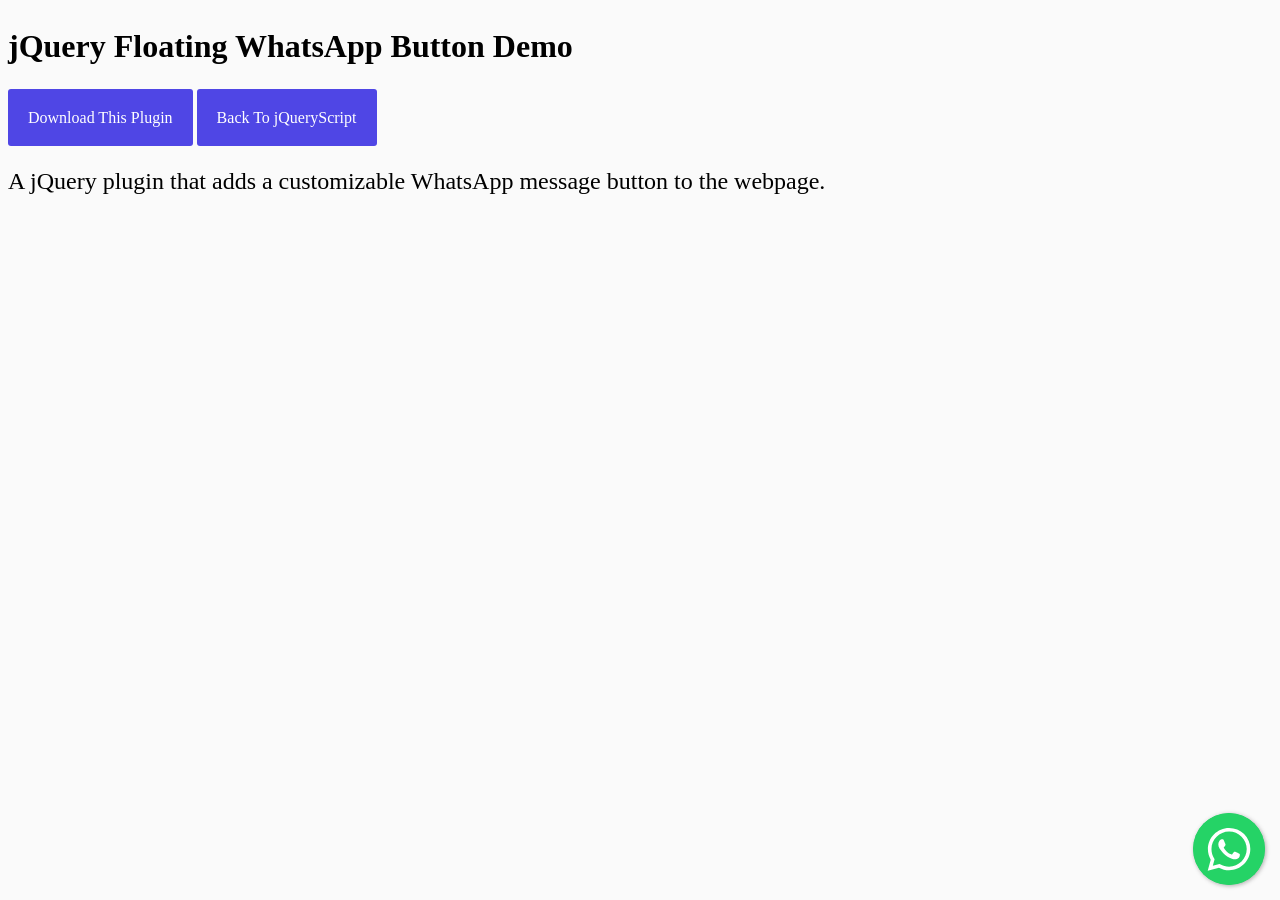
<file: vendors/jquery.floating-wpp/index.html>
<!doctype html>
<html>
<head>
<meta charset="utf-8">
<meta http-equiv="X-UA-Compatible" content="IE=edge,chrome=1">
<meta name="viewport" content="width=device-width, initial-scale=1">
    <title>jQuery Floating WhatsApp Button Demo</title>
    <script src="https://code.jquery.com/jquery-3.3.1.slim.min.js" integrity="sha384-q8i/X+965DzO0rT7abK41JStQIAqVgRVzpbzo5smXKp4YfRvH+8abtTE1Pi6jizo" crossorigin="anonymous"></script>
    <link rel="stylesheet" href="floating-wpp.min.css?v5">
    <script type="text/javascript" src="floating-wpp.min.js?v5"></script>
    <style>
    html,* { font-family: 'Inter'; }
body { background-color: #fafafa; line-height:1.6;}
.lead { font-size: 1.5rem; font-weight: 300; }
.container { margin: 30px auto; max-width: 960px; }
</style>
</head>
<script type="text/javascript">
    $(function () {
        $('.floating-wpp').floatingWhatsApp({
            phone: '0000000000',
            popupMessage: 'Welcome To jQueryScript.Net',
            showPopup: true,
            position: 'right',
            //autoOpen: false,
            //autoOpenTimer: 4000,
            message: 'Your message to send!',
            //headerColor: 'orange',
            headerTitle: 'jQuery Floating WhatsApp',
        });
    });
</script>
<body>
    <h1>jQuery Floating WhatsApp Button Demo</h1><style>
.download{ padding: 1.25rem; border:0; border-radius:3px; background-color:#4F46E5; color:#fff;cursor:pointer; text-decoration:none;}.download:hover{color: #fff}#carbonads{display:block;overflow:hidden;max-width:728px;position:relative;font-size:22px;box-sizing:content-box}#carbonads>span{display:block}#carbonads a{color:#4F46E5;text-decoration:none}#carbonads a:hover{color:#4F46E5}.carbon-wrap{display:flex;align-items:center}.carbon-img{display:block;margin:0;line-height:1}.carbon-img img{display:block;height:90px;width:auto}.carbon-text{display:block;padding:0 1em;line-height:1.35;text-align:left}.carbon-poweredby{display:block;position:absolute;bottom:0;right:0;padding:6px 10px;text-align:center;text-transform:uppercase;letter-spacing:.5px;font-weight:600;font-size:8px;border-top-left-radius:4px;line-height:1;color:#aaa!important}@media only screen and (min-width:320px) and (max-width:759px){.carbon-text{font-size:14px}}
</style>
<div id="carbon-block"></div>
<div><script async src="https://pagead2.googlesyndication.com/pagead/js/adsbygoogle.js?client=ca-pub-2783044520727903"
     crossorigin="anonymous"></script>
<!-- jQuery_Replace_Demo -->
<ins class="adsbygoogle"
     style="display:block"
     data-ad-client="ca-pub-2783044520727903"
     data-ad-slot="7325992188"
     data-ad-format="auto"
     data-full-width-responsive="true"></ins>
<script>
     (adsbygoogle = window.adsbygoogle || []).push({});
</script></div>
<p style="margin:2rem auto"><a class="download" href="https://www.jqueryscript.net/social-media/Floating-WhatsApp-Message-Button-jQuery.html">Download This Plugin</a> <a class="download" href="https://www.jqueryscript.net/">Back To jQueryScript</a></p>
    <p class="lead">A jQuery plugin that adds a customizable WhatsApp message button to the webpage.</p>

    <div class="floating-wpp"></div>
</body>
<script async src="https://www.googletagmanager.com/gtag/js?id=G-1VDDWMRSTH"></script>
<script>
  window.dataLayer = window.dataLayer || [];
  function gtag(){dataLayer.push(arguments);}
  gtag('js', new Date());
  gtag('config', 'G-1VDDWMRSTH');
</script><script>
try {
  fetch(new Request("https://pagead2.googlesyndication.com/pagead/js/adsbygoogle.js", { method: 'HEAD', mode: 'no-cors' })).then(function(response) {
    return true;
  }).catch(function(e) {
    var carbonScript = document.createElement("script");
    carbonScript.src = "//cdn.carbonads.com/carbon.js?serve=CK7DKKQU&placement=wwwjqueryscriptnet";
    carbonScript.id = "_carbonads_js";
    document.getElementById("carbon-block").appendChild(carbonScript);
  });
} catch (error) {
  console.log(error);
}
</script>
</html>
</file>
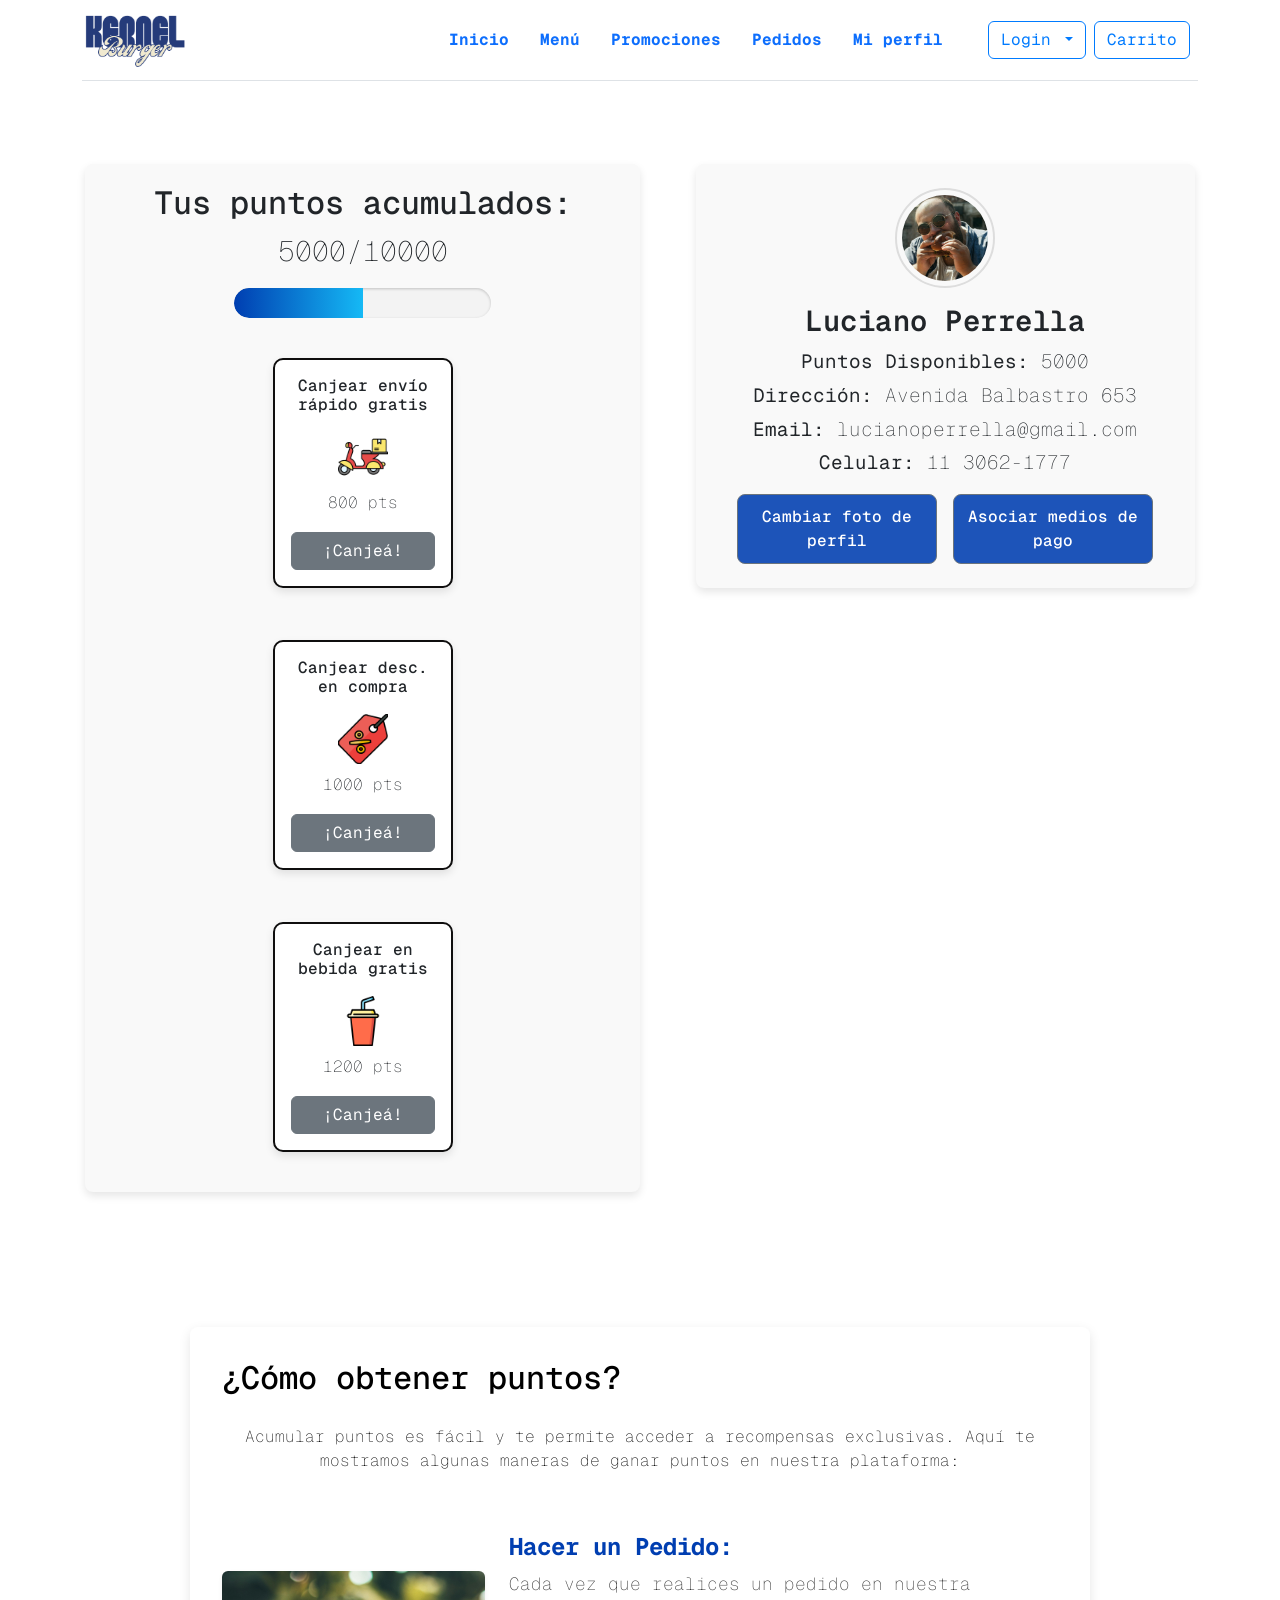
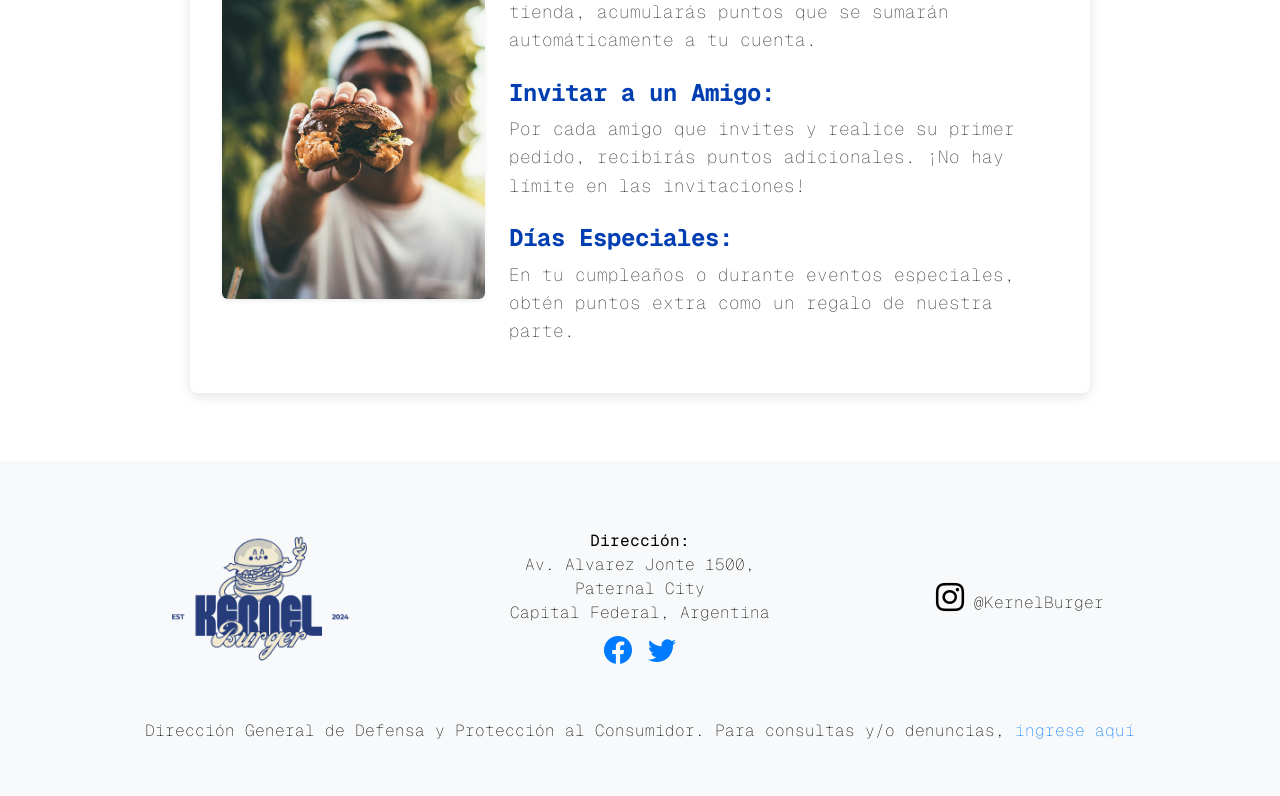
<file: html/MiPerfil.html>
<!DOCTYPE html>
<html lang="es">
  <head>
    <meta charset="UTF-8" />
    <meta name="viewport" content="width=device-width, initial-scale=1.0" />
    <title>Mi perfil</title>
    <link
      href="https://cdn.jsdelivr.net/npm/bootstrap@5.3.3/dist/css/bootstrap.min.css"
      rel="stylesheet"
    />
    <link
      href="https://fonts.googleapis.com/css2?family=Geist+Mono:wght@100..900&display=swap"
      rel="stylesheet"
    />
    <link
      href="https://cdn.jsdelivr.net/npm/bootstrap-icons@1.8.1/font/bootstrap-icons.css"
      rel="stylesheet"
    />
    <link rel="stylesheet" href="../css/mi-cuenta.css" />
    <link rel="stylesheet" href="../css/home-styles.css" />
    <link rel="icon" type="image/png" href="../imgs/favicon_64x64.png">
  </head>
  <body>
    <header>
      <div class="container">
        <nav
          class="navbar navbar-expand-lg navbar-light bg-white border-bottom"
        >
          <a class="navbar-brand" href="../index.html">
            <img
              src="../imgs/Bichito%202.png"
              alt="Logo"
              style="max-width: 35%"
            />
          </a>
          <button
            class="navbar-toggler"
            type="button"
            data-bs-toggle="collapse"
            data-bs-target="#navbarNav"
            aria-controls="navbarNav"
            aria-expanded="false"
            aria-label="Toggle navigation"
          >
            <span class="navbar-toggler-icon"></span>
          </button>

          <div class="collapse navbar-collapse" id="navbarNav">
            <ul class="navbar-nav mx-auto">
              <li class="nav-item">
                <a class="nav-link text-primary" href="../index.html"
                  >Inicio</a
                >
              </li>
              <li class="nav-item">
                <a class="nav-link text-primary" href="../html/menu.html"
                  >Menú</a
                >
              </li>
              <li class="nav-item">
                <a class="nav-link text-primary" href="../html/promociones.html"
                  >Promociones</a
                >
              </li>
              <li class="nav-item">
                <a class="nav-link text-primary" href="../html/pedidos.html"
                  >Pedidos</a
                >
              </li>
              <li class="nav-item">
                <a class="nav-link text-primary" href="../html/MiPerfil.html"
                  >Mi perfil</a
                >
              </li>
            </ul>
            <div class="navbar-nav">
              <div class="nav-item dropdown">
                <a
                  class="btn btn-outline-primary dropdown-toggle me-2"
                  href="#"
                  id="loginDropdown"
                  role="button"
                  data-bs-toggle="dropdown"
                  aria-expanded="false"
                >
                  Login
                </a>
                <ul class="dropdown-menu" aria-labelledby="loginDropdown">
                  <li>
                    <a class="dropdown-item" href="./login.html"
                      >Iniciar Sesión</a
                    >
                  </li>
                  <li>
                    <a class="dropdown-item" href="../html/registro.html"
                      >Registrarse</a
                    >
                  </li>
                </ul>
              </div>
              <a class="btn btn-outline-primary me-2" href="#">Carrito</a>
            </div>
          </div>
        </nav>
      </div>
    </header>

    <main>
      <div class="container">
        <section class="container my-5 points-section">
          <div class="row d-flex justify-content-between align-items-start">
            <div
              class="col-lg-6 col-md-12 text-center background-light mb-4 fixed-size-container"
            >
              <h2 class="text-center text-dark">Tus puntos acumulados:</h2>
              <p id="total-puntos" class="text-center fs-3 text-dark">
                5000/10000
              </p>
              <div class="progress mb-4 mx-auto" style="width: 50%">
                <div
                  id="progress-bar"
                  class="progress-bar bg-dark"
                  role="progressbar"
                  style="width: 50%"
                  aria-valuenow="50"
                  aria-valuemin="0"
                  aria-valuemax="100"
                ></div>
              </div>
              <div
                class="d-flex flex-wrap justify-content-center gap-3 reward-cards"
              >
                <div class="card p-3 text-center" style="width: 180px">
                  <h6 class="text-dark">Canjear envío rápido gratis</h6>
                  <img
                    src="../imgs/delivery-bike.png"
                    alt="Envío Gratis"
                    width="50"
                    class="my-2"
                  />
                  <p class="text-dark">800 pts</p>
                  <button
                    class="btn btn-secondary"
                    onclick="canjearPuntos(800)"
                  >
                    ¡Canjeá!
                  </button>
                </div>
                <div class="card p-3 text-center" style="width: 180px">
                  <h6 class="text-dark">Canjear desc. en compra</h6>
                  <img
                    src="../imgs/tag.png"
                    alt="Descuento"
                    width="50"
                    class="my-2"
                  />
                  <p class="text-dark">1000 pts</p>
                  <button
                    class="btn btn-secondary"
                    onclick="canjearPuntos(1000)"
                  >
                    ¡Canjeá!
                  </button>
                </div>
                <div class="card p-3 text-center" style="width: 180px">
                  <h6 class="text-dark">Canjear en bebida gratis</h6>
                  <img
                    src="../imgs/soda.png"
                    alt="Bebida Gratis"
                    width="50"
                    class="my-2"
                  />
                  <p class="text-dark">1200 pts</p>
                  <button
                    class="btn btn-secondary"
                    onclick="canjearPuntos(1200)"
                  >
                    ¡Canjeá!
                  </button>
                </div>
              </div>
            </div>

            <div
              class="col-lg-5 col-md-12 text-center user-info background-light p-4 fixed-size-container"
            >
              <div class="row align-items-center">
                <div class="col-12 text-center mb-3">
                  <img
                    src="../imgs/pexels-artempodrez-4728849.jpg"
                    alt="Imagen de Perfil"
                    class="img-fluid rounded-circle profile-img"
                    style="width: 100px; height: 100px"
                  />
                </div>
                <div class="col-12 text-center">
                  <h4 class="text-dark">Luciano Perrella</h4>
                  <p class="text-dark">
                    <strong>Puntos Disponibles:</strong>
                    <span id="puntos-disponibles">5000</span>
                  </p>
                  <p class="text-dark">
                    <strong>Dirección:</strong> Avenida Balbastro 653
                  </p>
                  <p class="text-dark">
                    <strong>Email:</strong> lucianoperrella@gmail.com
                  </p>
                  <p class="text-dark">
                    <strong>Celular:</strong> 11 3062-1777
                  </p>
                  <div
                    class="profile-buttons d-flex justify-content-center gap-3 mt-3"
                  >
                    <button
                      class="btn btn-secondary"
                      data-bs-toggle="modal"
                      data-bs-target="#cambiarFotoModal"
                    >
                      Cambiar foto de perfil
                    </button>
                    <button
                      id="botonMedioPago"
                      class="btn btn-secondary"
                      data-bs-toggle="modal"
                      data-bs-target="#asociarMediosModal"
                    >
                      Asociar medios de pago
                    </button>
                  </div>
                </div>
              </div>
            </div>
          </div>
        </section>

        <div
          class="modal fade"
          id="cambiarFotoModal"
          tabindex="-1"
          aria-labelledby="cambiarFotoLabel"
          aria-hidden="true"
        >
          <div class="modal-dialog">
            <div class="modal-content">
              <div class="modal-header">
                <h5 class="modal-title" id="cambiarFotoLabel">
                  Cambiar Foto de Perfil
                </h5>
                <button
                  type="button"
                  class="btn-close"
                  data-bs-dismiss="modal"
                  aria-label="Cerrar"
                ></button>
              </div>
              <div class="modal-body">
                <form>
                  <div class="mb-3">
                    <label for="formFile" class="form-label"
                      >Sube una nueva foto de perfil:</label
                    >
                    <input class="form-control" type="file" id="formFile" />
                  </div>
                  <button type="submit" class="btn btn-primary">Guardar</button>
                </form>
              </div>
            </div>
          </div>
        </div>

        <div
          class="modal fade"
          id="asociarMediosModal"
          tabindex="-1"
          aria-labelledby="asociarMediosModalLabel"
          aria-hidden="true"
        >
          <div class="modal-dialog modal-dialog-centered">
            <div class="modal-content">
              <div class="modal-header">
                <h5 class="modal-title" id="asociarMediosModalLabel">
                  Asociar Medio de Pago
                </h5>
                <button
                  type="button"
                  class="btn-close"
                  data-bs-dismiss="modal"
                  aria-label="Cerrar"
                ></button>
              </div>
              <div class="modal-body">
                <form id="medioPagoForm">
                  <div class="mb-3">
                    <label for="numeroTarjeta" class="form-label"
                      >Número de Tarjeta</label
                    >
                    <input
                      type="text"
                      class="form-control"
                      id="numeroTarjeta"
                      placeholder="XXXX-XXXX-XXXX-XXXX"
                      maxlength="16"
                      required
                    />
                  </div>
                  <div class="mb-3">
                    <label for="fechaExpiracion" class="form-label"
                      >Fecha de Expiración</label
                    >
                    <input
                      type="text"
                      class="form-control"
                      id="fechaExpiracion"
                      placeholder="MM/AA"
                      maxlength="5"
                      required
                    />
                  </div>
                  <div class="mb-3">
                    <label for="cvv" class="form-label">CVV</label>
                    <input
                      type="text"
                      class="form-control"
                      id="cvv"
                      placeholder="XXX"
                      maxlength="3"
                      required
                    />
                  </div>
                  <div class="text-center">
                    <button
                      type="button"
                      class="btn btn-primary"
                      onclick="asociarTarjeta()"
                    >
                      Asociar Tarjeta
                    </button>
                  </div>
                </form>
              </div>
            </div>
          </div>
        </div>

        <div
          class="modal fade"
          id="canjeModal"
          tabindex="-1"
          aria-labelledby="canjeModalLabel"
          aria-hidden="true"
        >
          <div class="modal-dialog modal-dialog-centered">
            <div class="modal-content">
              <div class="modal-header">
                <h5 class="modal-title" id="canjeModalLabel">
                  Kernel Burger te informa:
                </h5>
                <button
                  type="button"
                  class="btn-close"
                  data-bs-dismiss="modal"
                  aria-label="Cerrar"
                ></button>
              </div>
              <div class="modal-body" id="canjeMensaje"></div>
              <div class="modal-footer">
                <button
                  type="button"
                  class="btn btn-primary"
                  data-bs-dismiss="modal"
                >
                  Aceptar
                </button>
              </div>
            </div>
          </div>
        </div>

        <section class="obtener-puntos-section py-5">
          <div class="guarda guarda-top"></div>
          <div class="container obtener-puntos-contenedor text-center">
            <h2 class="titulo-seccion">¿Cómo obtener puntos?</h2>
            <p class="descripcion-seccion">
              Acumular puntos es fácil y te permite acceder a recompensas
              exclusivas. Aquí te mostramos algunas maneras de ganar puntos en
              nuestra plataforma:
            </p>

            <div class="row align-items-center justify-content-center">
              <div class="col-md-4 text-center">
                <div class="image-container shadow-sm rounded bg-white">
                  <img
                    src="../imgs/pexels-ollivves-1059040.jpg"
                    alt="Imagen ilustrativa de puntos"
                    class="img-fluid rounded"
                  />
                </div>
              </div>
              <div class="col-md-7 texto-seccion text-start mt-4 mt-md-0">
                <h5>Hacer un Pedido:</h5>
                <p>
                  Cada vez que realices un pedido en nuestra tienda, acumularás
                  puntos que se sumarán automáticamente a tu cuenta.
                </p>

                <h5>Invitar a un Amigo:</h5>
                <p>
                  Por cada amigo que invites y realice su primer pedido,
                  recibirás puntos adicionales. ¡No hay límite en las
                  invitaciones!
                </p>

                <h5>Días Especiales:</h5>
                <p>
                  En tu cumpleaños o durante eventos especiales, obtén puntos
                  extra como un regalo de nuestra parte.
                </p>
              </div>
            </div>
          </div>
          <div class="guarda guarda-bottom"></div>
        </section>
      </div>
    </main>

    <footer class="footer-section bg-light py-5">
      <div class="container">
        <div class="row align-items-center justify-content-center text-center">
          <!-- Logo de la marca -->
          <div class="col-md-4 mb-3">
            <img
              src="../imgs/Bichito 1.png"
              alt="Logo"
              class="footer-logo img-fluid"
              style="width: 50%"
            />
          </div>

          <!-- Información de contacto -->
          <div class="col-md-4 mb-3">
            <p>
              <strong>Dirección:</strong><br />Av. Alvarez Jonte 1500,<br />Paternal
              City<br />Capital Federal, Argentina
            </p>
            <div class="d-flex justify-content-center gap-3">
              <a href="#"><i class="bi bi-facebook fs-3"></i></a>
              <a href="#"><i class="bi bi-twitter fs-3"></i></a>
            </div>
          </div>

          <!-- Redes sociales -->
          <div class="col-md-4 mb-3">
            <p><i class="bi bi-instagram fs-3"></i> @KernelBurger</p>
          </div>
        </div>

        <!-- Texto inferior adicional -->
        <div class="text-center mt-3">
          <p>
            Dirección General de Defensa y Protección al Consumidor. Para
            consultas y/o denuncias,
            <a
              href="https://buenosaires.gob.ar/defensaconsumidor/direccion-general"
              target="_blank"
              >ingrese aquí</a
            >
          </p>
        </div>
      </div>
    </footer>

    <script src="https://cdn.jsdelivr.net/npm/bootstrap@5.3.3/dist/js/bootstrap.bundle.min.js"></script>
    <script src="../scripts/mi-cuenta.js"></script>
  </body>
</html>
</file>
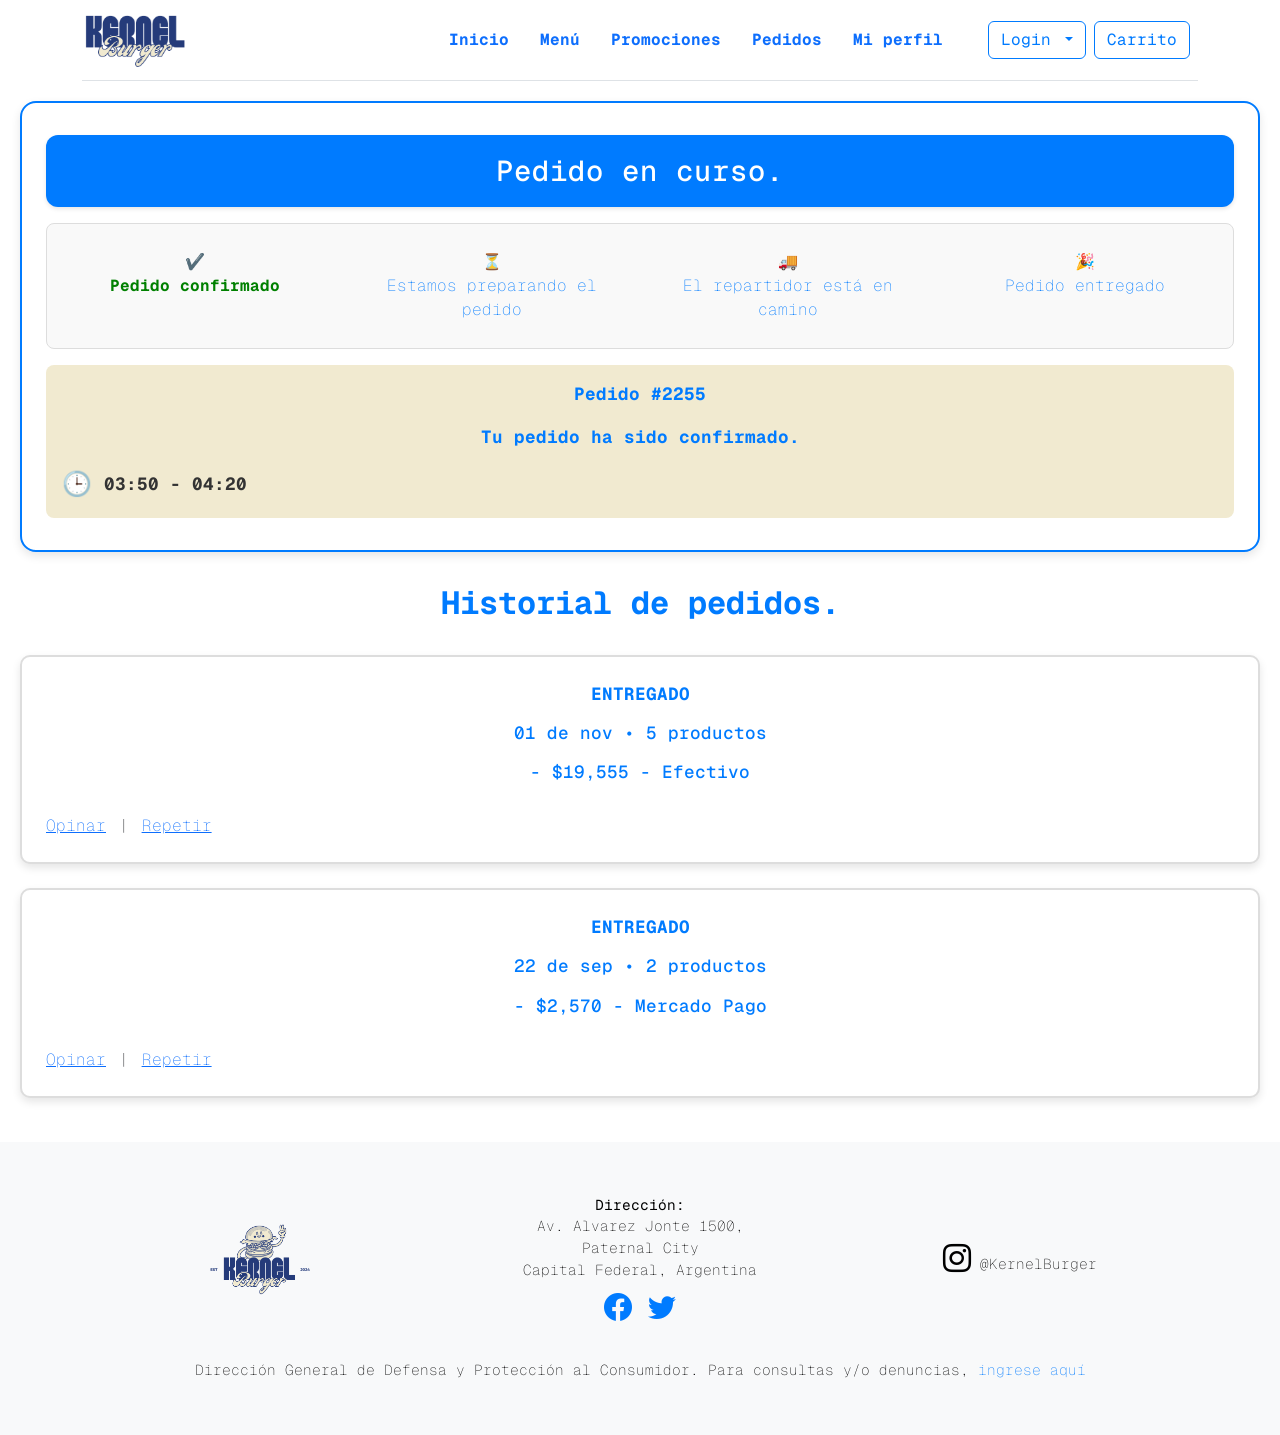
<file: html/pedidos.html>
<!DOCTYPE html>
<html lang="es">
<head>
    <meta charset="UTF-8">
    <meta name="viewport" content="width=device-width, initial-scale=1.0">
    <title>Pedidos</title>
    <link rel="preconnect" href="https://fonts.googleapis.com">
    <link rel="preconnect" href="https://fonts.gstatic.com" crossorigin>
    <link href="https://fonts.googleapis.com/css2?family=Geist+Mono:wght@100..900&display=swap" rel="stylesheet">
    <link href="https://cdn.jsdelivr.net/npm/bootstrap@5.3.3/dist/css/bootstrap.min.css" rel="stylesheet" integrity="sha384-QWTKZyjpPEjISv5WaRU9OFeRpok6YctnYmDr5pNlyT2bRjXh0JMhjY6hW+ALEwIH" crossorigin="anonymous">
    <link href="https://cdn.jsdelivr.net/npm/bootstrap-icons@1.8.1/font/bootstrap-icons.css" rel="stylesheet">
    <link rel="stylesheet" href="../css/pedidos.css">
    <link rel="stylesheet" href="../css/home-styles.css">
    <link href="../vendors/jquery.bxslider/jquery.bxslider.css" rel="stylesheet" />
    <link rel="icon" type="image/png" href="../imgs/favicon_64x64.png">
</head>
<body>
<header>
  <div class="container">
    <nav class="navbar navbar-expand-lg navbar-light bg-white border-bottom">
      <a class="navbar-brand" href="../index.html">
        <img src="../imgs/Bichito%202.png" alt="Logo" style="max-width: 35%" />
      </a>
      <button
        class="navbar-toggler"
        type="button"
        data-bs-toggle="collapse"
        data-bs-target="#navbarNav"
        aria-controls="navbarNav"
        aria-expanded="false"
        aria-label="Toggle navigation"
      >
        <span class="navbar-toggler-icon"></span>
      </button>

      <div class="collapse navbar-collapse" id="navbarNav">
        <ul class="navbar-nav mx-auto">
          <li class="nav-item">
            <a class="nav-link text-primary" href="../index.html">Inicio</a>
          </li>
          <li class="nav-item">
            <a class="nav-link text-primary" href="../html/menu.html">Menú</a>
          </li>
          <li class="nav-item">
            <a class="nav-link text-primary" href="../html/promociones.html">Promociones</a>
          </li>
          <li class="nav-item">
            <a class="nav-link text-primary" href="../html/pedidos.html">Pedidos</a>
          </li>
          <li class="nav-item">
            <a class="nav-link text-primary" href="../html/MiPerfil.html">Mi perfil</a>
          </li>
        </ul>
        <div class="navbar-nav">
          <div class="nav-item dropdown">
            <a class="btn btn-outline-primary dropdown-toggle me-2" href="#" id="loginDropdown" role="button" data-bs-toggle="dropdown" aria-expanded="false">
              Login
            </a>
            <ul class="dropdown-menu" aria-labelledby="loginDropdown">
              <li><a class="dropdown-item" href="./login.html">Iniciar Sesión</a></li>
              <li><a class="dropdown-item" href="../html/registro.html">Registrarse</a></li>
            </ul>
          </div>
          <a class="btn btn-outline-primary me-2" href="#">Carrito</a>
        </div>
      </div>
    </nav>
  </div>
</header>
<main>
    <section class="current-order">
      <h2>Pedido en curso.</h2>
      <div class="order-steps">
        <div class="step completed">
          <span class="icon">✔️</span>
          <span>Pedido confirmado</span>
        </div>
        <div class="step">
          <span class="icon">⏳</span>
          <span>Estamos preparando el pedido</span>
        </div>
        <div class="step">
          <span class="icon">🚚</span>
          <span>El repartidor está en camino</span>
        </div>
        <div class="step">
          <span class="icon">🎉</span>
          <span>Pedido entregado</span>
        </div>
      </div>
      <div class="order-status">
        <p>Pedido #2255</p>
        <p>El repartidor está en el restaurante esperando tu pedido.</p>
        <div class="time">
          <span class="icon">🕒</span>
          <span>00:31 - 00:41</span>
        </div>
      </div>
    </section>
    <section class="order-history">
      <h2>Historial de pedidos.</h2>
      <div id="orderHistoryContainer">
      </div>
      <div id="noOrdersMessage" style="display: none;">No hay pedidos previos.</div>
    </section>
  </main>

  <footer class="footer-section bg-light py-5">
    <div class="container">
      <div class="row align-items-center justify-content-center text-center">
        <!-- Logo de la marca -->
        <div class="col-md-4 mb-3">
          <img
            src="../imgs/Bichito 1.png"
            alt="Logo"
            class="footer-logo img-fluid"
            style="width: 50%"
          />
        </div>

        <!-- Información de contacto -->
        <div class="col-md-4 mb-3">
          <p>
            <strong>Dirección:</strong><br />Av. Alvarez Jonte 1500,<br />Paternal
            City<br />Capital Federal, Argentina
          </p>
          <div class="d-flex justify-content-center gap-3">
            <a href="#"><i class="bi bi-facebook fs-3"></i></a>
            <a href="#"><i class="bi bi-twitter fs-3"></i></a>
          </div>
        </div>

        <!-- Redes sociales -->
        <div class="col-md-4 mb-3">
          <p><i class="bi bi-instagram fs-3"></i> @KernelBurger</p>
        </div>
      </div>

      <!-- Texto inferior adicional -->
      <div class="text-center mt-3">
        <p>
          Dirección General de Defensa y Protección al Consumidor. Para
          consultas y/o denuncias,
          <a
            href="https://buenosaires.gob.ar/defensaconsumidor/direccion-general"
            target="_blank"
            >ingrese aquí</a
          >
        </p>
      </div>
    </div>
  </footer>

  <script>
    document.addEventListener("DOMContentLoaded", function () {
      const navbarToggler = document.querySelector(".navbar-toggler");
      const navbarMenu = document.querySelector(".navbar-menu");

      navbarToggler.addEventListener("click", function () {
        navbarMenu.classList.toggle("active");
      });
    });
  </script>
    <script src="https://code.jquery.com/jquery-3.6.0.min.js"></script>
    <script src="../vendors/jquery.bxslider/jquery.bxslider.js"></script>
 <script src="https://cdnjs.cloudflare.com/ajax/libs/popper.js/1.16.1/umd/popper.min.js"></script>
    <script src="https://maxcdn.bootstrapcdn.com/bootstrap/4.5.2/js/bootstrap.min.js"></script>

    <script src="https://cdn.jsdelivr.net/npm/@popperjs/core@2.11.6/dist/umd/popper.min.js"></script>
    <script src="https://cdn.jsdelivr.net/npm/bootstrap@5.3.3/dist/js/bootstrap.min.js"></script>
    <script src="../scripts/pedidos.js"></script>

</body>
</html>
</file>
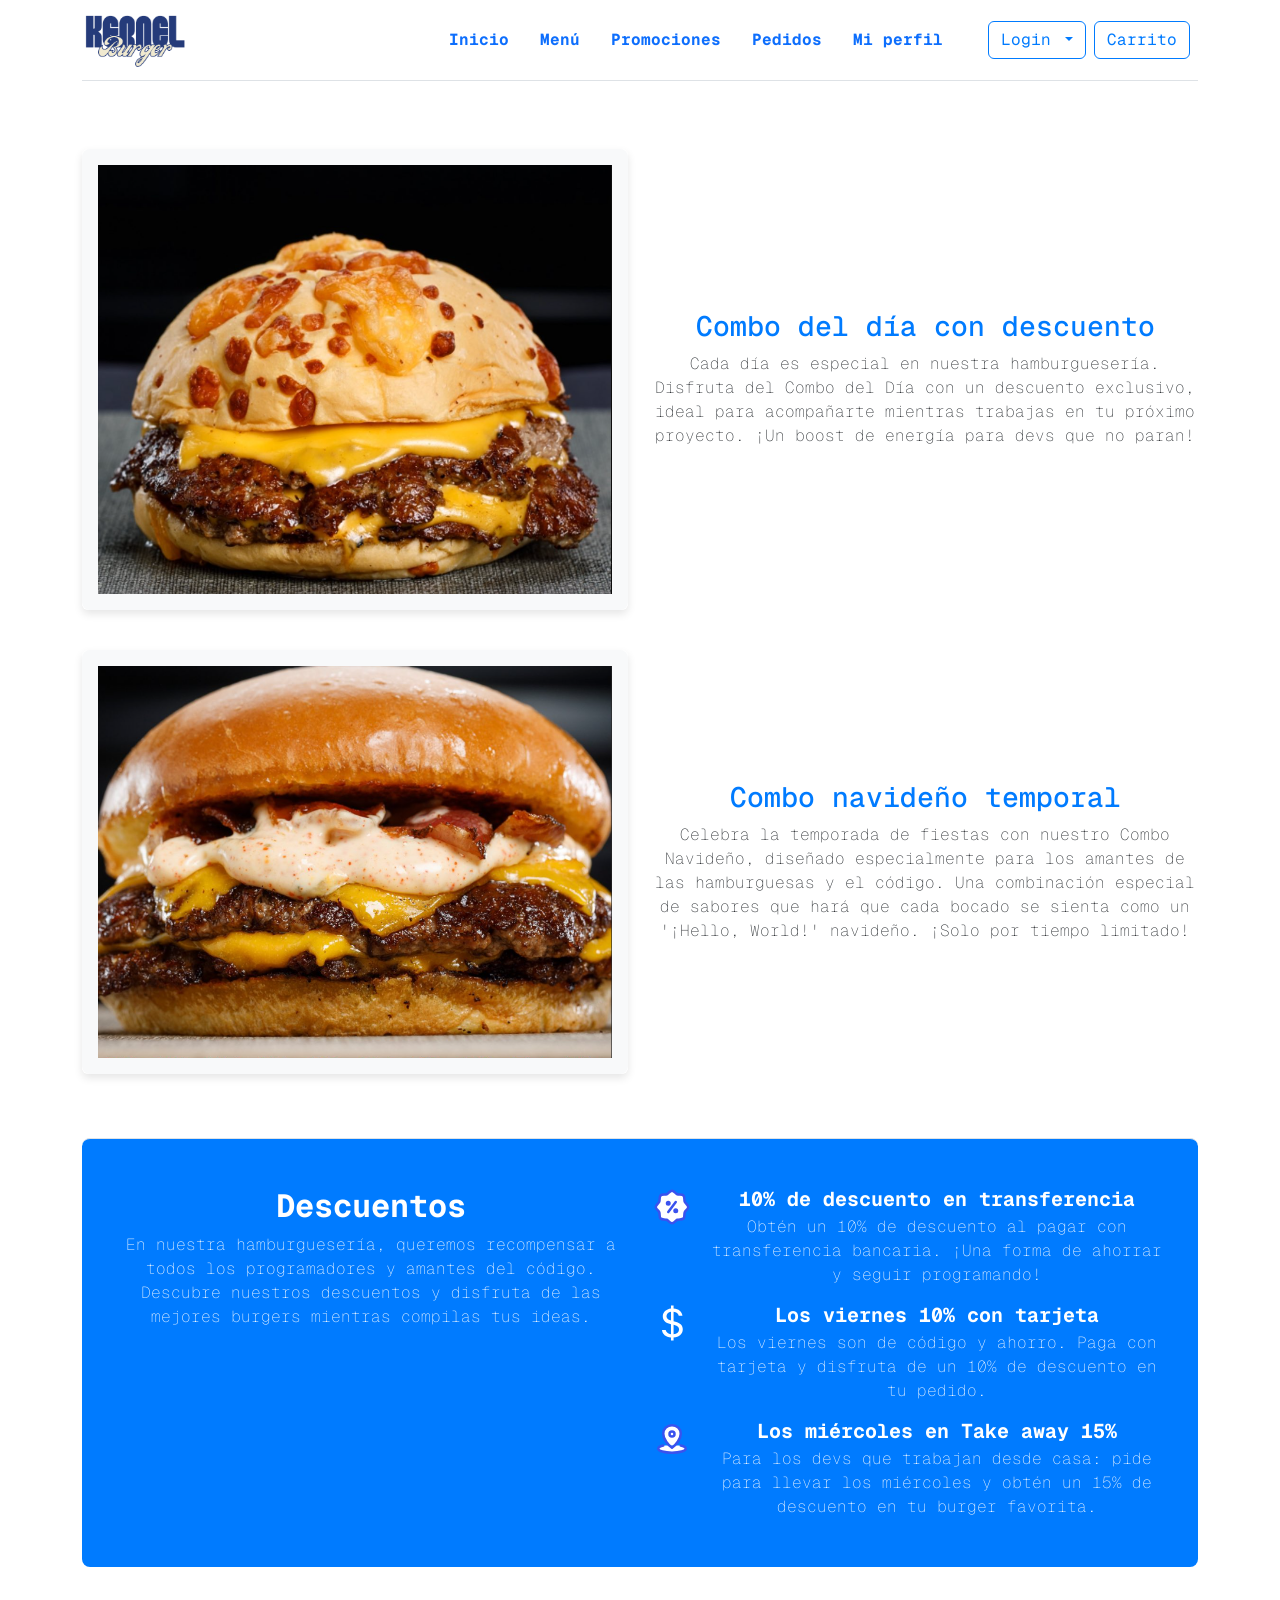
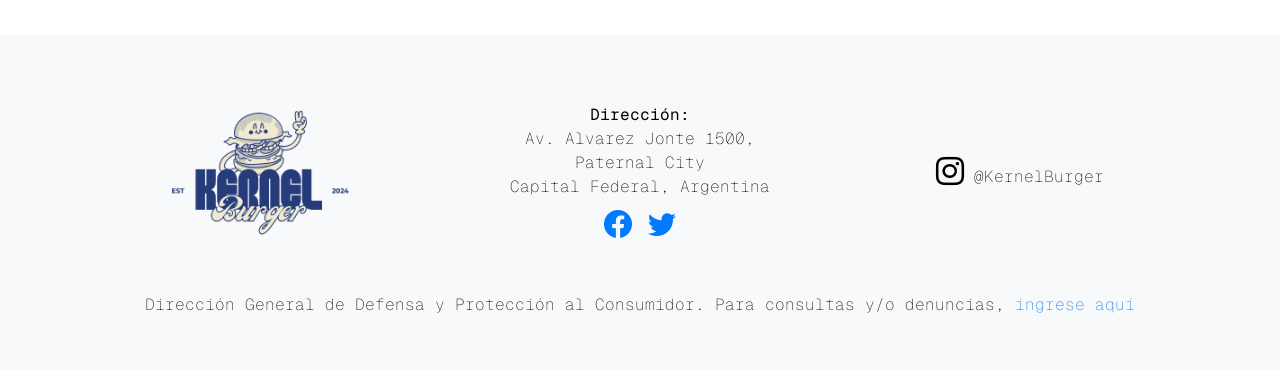
<file: html/promociones.html>
<!DOCTYPE html>
<html lang="es">
  <head>
    <meta charset="UTF-8" />
    <meta name="viewport" content="width=device-width, initial-scale=1.0" />
    <title>Promociones</title>

    <link rel="preconnect" href="https://fonts.googleapis.com" />
    <link rel="preconnect" href="https://fonts.gstatic.com" crossorigin />
    <link
      href="https://fonts.googleapis.com/css2?family=Geist+Mono:wght@100..900&display=swap"
      rel="stylesheet"
    />
    <link
      href="https://cdn.jsdelivr.net/npm/bootstrap@5.3.3/dist/css/bootstrap.min.css"
      rel="stylesheet"
    />
    <link
      href="https://cdn.jsdelivr.net/npm/bootstrap-icons/font/bootstrap-icons.css"
      rel="stylesheet"
    />
    <link rel="stylesheet" href="../css/promociones.css" />
    <link rel="stylesheet" href="../css/home-styles.css" />
    <link rel="icon" type="image/png" href="../imgs/favicon_64x64.png">
  </head>
  <body>
    <header>
      <h1>Kernel Burguer</h1>
      <div class="container">
        <nav
          class="navbar navbar-expand-lg navbar-light bg-white border-bottom"
        >
          <a class="navbar-brand" href="../index.html">
            <img
              src="../imgs/Bichito 2.png"
              alt="Logo"
              style="max-width: 35%"
            />
          </a>
          <button
            class="navbar-toggler"
            type="button"
            data-bs-toggle="collapse"
            data-bs-target="#navbarNav"
            aria-controls="navbarNav"
            aria-expanded="false"
            aria-label="Toggle navigation"
          >
            <span class="navbar-toggler-icon"></span>
          </button>

          <div class="collapse navbar-collapse" id="navbarNav">
            <ul class="navbar-nav mx-auto">
              <li class="nav-item">
                <a class="nav-link text-primary" href="../index.html"
                  >Inicio</a
                >
              </li>
              <li class="nav-item">
                <a class="nav-link text-primary" href="../html/menu.html"
                  >Menú</a
                >
              </li>
              <li class="nav-item">
                <a class="nav-link text-primary" href="../html/promociones.html"
                  >Promociones</a
                >
              </li>
              <li class="nav-item">
                <a class="nav-link text-primary" href="../html/pedidos.html"
                  >Pedidos</a
                >
              </li>
              <li class="nav-item">
                <a class="nav-link text-primary" href="../html/MiPerfil.html"
                  >Mi perfil</a
                >
              </li>
            </ul>
            <div class="navbar-nav">
              <div class="nav-item dropdown">
                <a
                  class="btn btn-outline-primary dropdown-toggle me-2"
                  href="#"
                  id="loginDropdown"
                  role="button"
                  data-bs-toggle="dropdown"
                  aria-expanded="false"
                >
                  Login
                </a>
                <ul class="dropdown-menu" aria-labelledby="loginDropdown">
                  <li>
                    <a class="dropdown-item" href="./login.html"
                      >Iniciar Sesión</a
                    >
                  </li>
                  <li>
                    <a class="dropdown-item" href="../html/registro.html"
                      >Registrarse</a
                    >
                  </li>
                </ul>
              </div>
              <a class="btn btn-outline-primary me-2" href="#">Carrito</a>
            </div>
          </div>
        </nav>
      </div>
    </header>

    <main>
      <div class="container my-5">
        <!-- Combo del día con descuento -->
        <div class="row mb-4">
          <div class="col-md-6">
            <div class="card">
              <div class="card-body text-center bg-light">
                <img
                  src="../imgs/Cheeseburguer++.png"
                  alt="Imagen del combo"
                  class="img-fluid"
                />
              </div>
            </div>
          </div>
          <div class="col-md-6 d-flex align-items-center">
            <div>
              <h3>Combo del día con descuento</h3>
              <p>
                Cada día es especial en nuestra hamburguesería. Disfruta del
                Combo del Día con un descuento exclusivo, ideal para acompañarte
                mientras trabajas en tu próximo proyecto. ¡Un boost de energía
                para devs que no paran!
              </p>
            </div>
          </div>
        </div>

        <!-- Combo navideño temporal -->
        <div class="row mb-4">
          <div class="col-md-6">
            <div class="card">
              <div class="card-body text-center bg-light">
                <img
                  src="../imgs/busquedabinaria.png"
                  alt="Imagen del combo"
                  class="img-fluid"
                />
              </div>
            </div>
          </div>
          <div class="col-md-6 d-flex align-items-center">
            <div>
              <h3>Combo navideño temporal</h3>
              <p>
                Celebra la temporada de fiestas con nuestro Combo Navideño,
                diseñado especialmente para los amantes de las hamburguesas y el
                código. Una combinación especial de sabores que hará que cada
                bocado se sienta como un '¡Hello, World!' navideño. ¡Solo por
                tiempo limitado!
              </p>
            </div>
          </div>
        </div>

        <!-- Sección de Descuentos -->
        <section class="mt-5 pt-5 border-top">
          <div class="row">
            <!-- Texto principal de Descuentos -->
            <div class="col-md-6">
              <h2>Descuentos</h2>
              <p>
                En nuestra hamburguesería, queremos recompensar a todos los
                programadores y amantes del código. Descubre nuestros descuentos
                y disfruta de las mejores burgers mientras compilas tus ideas.
              </p>
            </div>

            <!-- Listado de Descuentos -->
            <div id="descuentos" class="col-md-6">
              <div class="d-flex align-items-start mb-3">
                <img
                  src="../imgs/discount-svgrepo-com.svg"
                  alt="Icono de descuento"
                  class="me-3"
                />
                <div>
                  <h5 class="mb-1">10% de descuento en transferencia</h5>
                  <p class="mb-0">
                    Obtén un 10% de descuento al pagar con transferencia
                    bancaria. ¡Una forma de ahorrar y seguir programando!
                  </p>
                </div>
              </div>

              <div class="d-flex align-items-start mb-3">
                <img
                  src="../imgs/currency-dollar.svg"
                  alt="Icono de dólar"
                  class="me-3"
                />
                <div>
                  <h5 class="mb-1">Los viernes 10% con tarjeta</h5>
                  <p class="mb-0">
                    Los viernes son de código y ahorro. Paga con tarjeta y
                    disfruta de un 10% de descuento en tu pedido.
                  </p>
                </div>
              </div>

              <div class="d-flex align-items-start mb-3">
                <img
                  src="../imgs/map-pin-2-svgrepo-com.svg"
                  alt="Icono de takeaway"
                  class="me-3"
                />
                <div>
                  <h5 class="mb-1">Los miércoles en Take away 15%</h5>
                  <p class="mb-0">
                    Para los devs que trabajan desde casa: pide para llevar los
                    miércoles y obtén un 15% de descuento en tu burger favorita.
                  </p>
                </div>
              </div>
            </div>
          </div>
        </section>
      </div>
    </main>

    <footer class="footer-section bg-light py-5">
      <div class="container">
        <div class="row align-items-center justify-content-center text-center">
          <!-- Logo de la marca -->
          <div class="col-md-4 mb-3">
            <img
              src="../imgs/Bichito 1.png"
              alt="Logo"
              class="footer-logo img-fluid"
              style="width: 50%"
            />
          </div>

          <!-- Información de contacto -->
          <div class="col-md-4 mb-3">
            <p>
              <strong>Dirección:</strong><br />Av. Alvarez Jonte 1500,<br />Paternal
              City<br />Capital Federal, Argentina
            </p>
            <div class="d-flex justify-content-center gap-3">
              <a href="#"><i class="bi bi-facebook fs-3"></i></a>
              <a href="#"><i class="bi bi-twitter fs-3"></i></a>
            </div>
          </div>

          <!-- Redes sociales -->
          <div class="col-md-4 mb-3">
            <p><i class="bi bi-instagram fs-3"></i> @KernelBurger</p>
          </div>
        </div>

        <!-- Texto inferior adicional -->
        <div class="text-center mt-3">
          <p>
            Dirección General de Defensa y Protección al Consumidor. Para
            consultas y/o denuncias,
            <a
              href="https://buenosaires.gob.ar/defensaconsumidor/direccion-general"
              target="_blank"
              >ingrese aquí</a
            >
          </p>
        </div>
      </div>
    </footer>

    <script src="https://cdn.jsdelivr.net/npm/bootstrap@5.3.0-alpha1/dist/js/bootstrap.bundle.min.js"></script>
  </body>
</html>
</file>
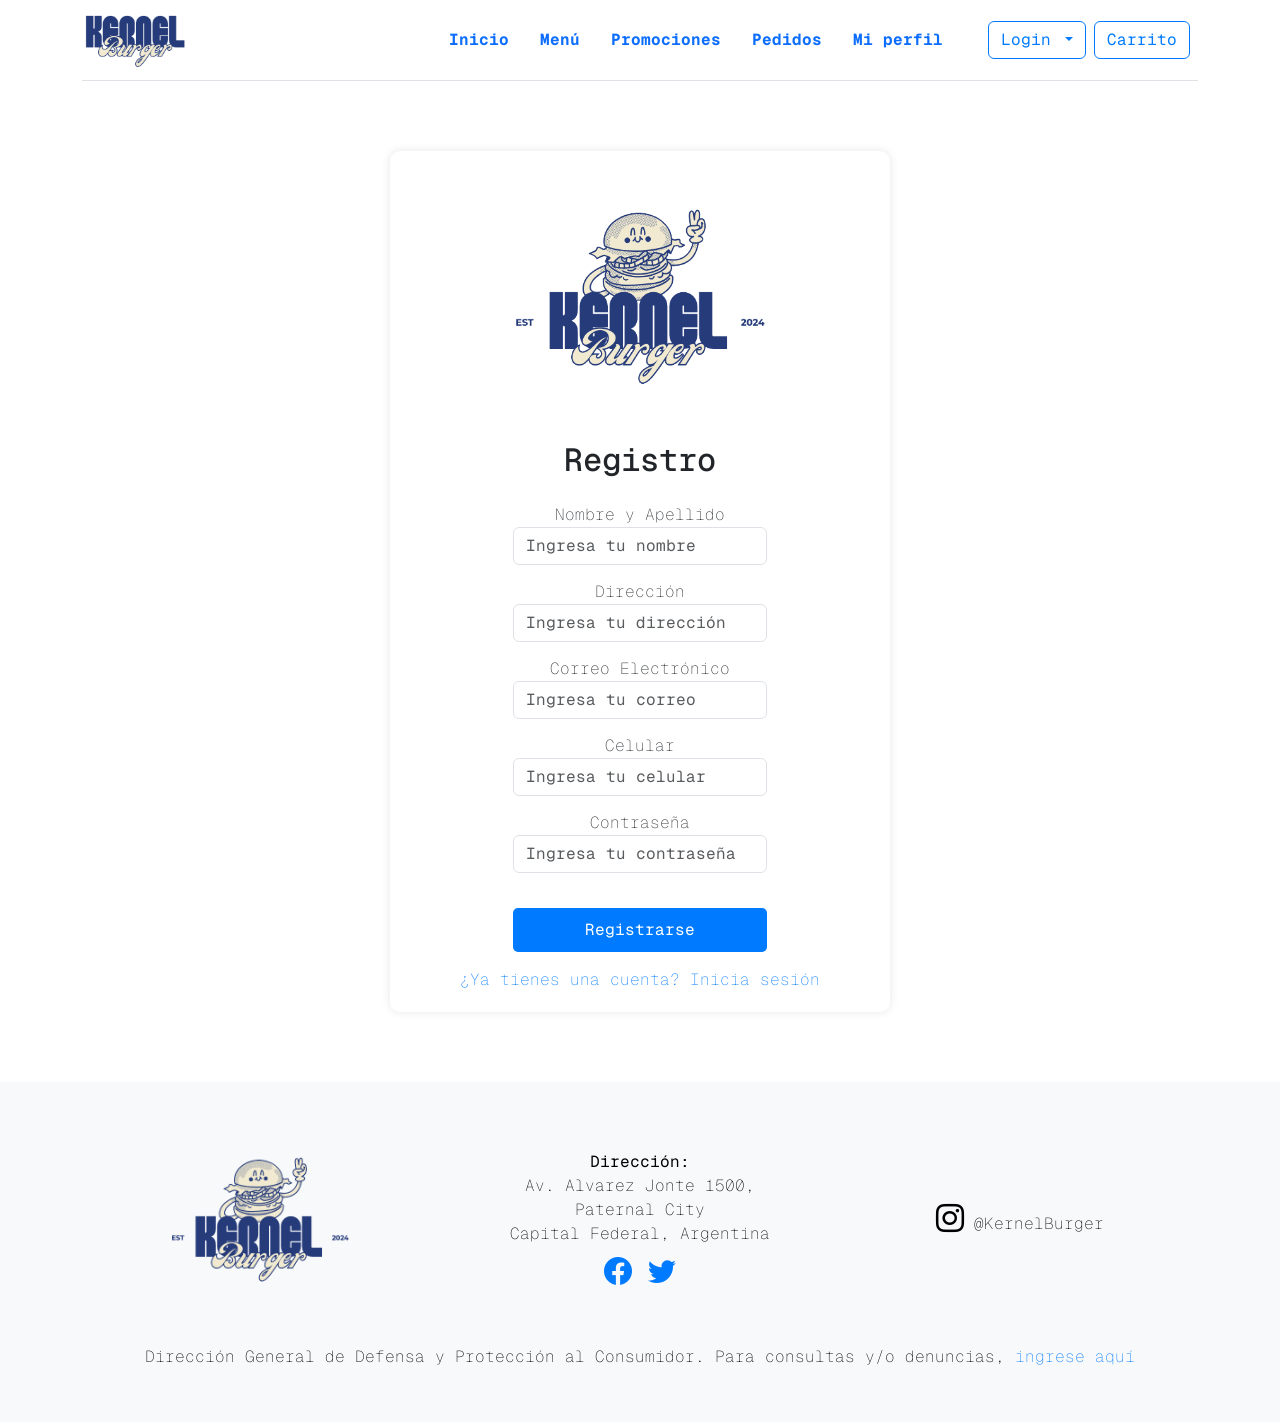
<file: html/registro.html>
<!DOCTYPE html>
<html lang="en">
  <head>
    <meta charset="UTF-8" />
    <meta name="viewport" content="width=device-width, initial-scale=1.0" />
    <title>Registrarse</title>
    <link
    rel="stylesheet"
    href="https://cdn.jsdelivr.net/npm/bootstrap-icons/font/bootstrap-icons.css"
  />
  <link
  href="https://fonts.googleapis.com/css2?family=Geist+Mono:wght@100..900&display=swap"
  rel="stylesheet"
/>
    <link
      href="https://cdn.jsdelivr.net/npm/bootstrap@5.3.3/dist/css/bootstrap.min.css"
      rel="stylesheet"
      integrity="sha384-QWTKZyjpPEjISv5WaRU9OFeRpok6YctnYmDr5pNlyT2bRjXh0JMhjY6hW+ALEwIH"
      crossorigin="anonymous"
    />
    <link rel="stylesheet" href="../css/regristro-styles.css" />
    <link rel="stylesheet" href="../css/home-styles.css" />
    <link rel="icon" type="image/png" href="../imgs/favicon_64x64.png">
  </head>
  <body>
    
<!-- Header -->
<header>
  <h1>Kernel Burguer</h1>
  <div class="container">
    <nav
      class="navbar navbar-expand-lg navbar-light bg-white border-bottom"
    >
      <a class="navbar-brand" href="../index.html">
        <img
          src="../imgs/Bichito 2.png"
          alt="Logo"
          style="max-width: 35%"
        />
      </a>
      <button
        class="navbar-toggler"
        type="button"
        data-bs-toggle="collapse"
        data-bs-target="#navbarNav"
        aria-controls="navbarNav"
        aria-expanded="false"
        aria-label="Toggle navigation"
      >
        <span class="navbar-toggler-icon"></span>
      </button>

      <div class="collapse navbar-collapse" id="navbarNav">
        <ul class="navbar-nav mx-auto">
          <li class="nav-item">
            <a class="nav-link text-primary" href="../index.html"
              >Inicio</a
            >
          </li>
          <li class="nav-item">
            <a class="nav-link text-primary" href="../html/menu.html"
              >Menú</a
            >
          </li>
          <li class="nav-item">
            <a class="nav-link text-primary" href="../html/promociones.html"
              >Promociones</a
            >
          </li>
          <li class="nav-item">
            <a class="nav-link text-primary" href="../html/pedidos.html"
              >Pedidos</a
            >
          </li>
          <li class="nav-item">
            <a class="nav-link text-primary" href="../html/MiPerfil.html"
              >Mi perfil</a
            >
          </li>
        </ul>
        <div class="navbar-nav">
          <div class="nav-item dropdown">
            <a
              class="btn btn-outline-primary dropdown-toggle me-2"
              href="#"
              id="loginDropdown"
              role="button"
              data-bs-toggle="dropdown"
              aria-expanded="false"
            >
              Login
            </a>
            <ul class="dropdown-menu" aria-labelledby="loginDropdown">
              <li>
                <a class="dropdown-item" href="./login.html"
                  >Iniciar Sesión</a
                >
              </li>
              <li>
                <a class="dropdown-item" href="../html/registro.html"
                  >Registrarse</a
                >
              </li>
            </ul>
          </div>
          <a class="btn btn-outline-primary me-2" href="#">Carrito</a>
        </div>
      </div>
    </nav>
  </div>
</header>
    
      <main>
        <div class="container">
          <div class="form-container">
            <img src="../imgs/Bichito 1.png" alt="" />
            <h2 class="text-center mb-4">Registro</h2>
            <form>
              <div class="form-group">
                <label for="name">Nombre y Apellido</label>
                <input
                  type="text"
                  class="form-control"
                  id="name"
                  placeholder="Ingresa tu nombre"
                  required
                />
              </div>
              <div class="form-group">
                <label for="address">Dirección</label>
                <input
                  type="text"
                  class="form-control"
                  id="address"
                  placeholder="Ingresa tu dirección"
                  required
                />
              </div>
              <div class="form-group">
                <label for="email">Correo Electrónico</label>
                <input
                  type="email"
                  class="form-control"
                  id="email"
                  placeholder="Ingresa tu correo"
                  required
                />
              </div>
              <div class="form-group">
                <label for="phone">Celular</label>
                <input
                  type="tel"
                  class="form-control"
                  id="phone"
                  placeholder="Ingresa tu celular"
                  required
                />
              </div>
              <div class="form-group">
                <label for="password">Contraseña</label>
                <input
                  type="password"
                  class="form-control"
                  id="password"
                  placeholder="Ingresa tu contraseña"
                  required
                />
              </div>
              <button type="submit" class="btn btn-primary">Registrarse</button>
            </form>
            <div class="text-center mt-3">
                    <a href="../html/login.html">¿Ya tienes una cuenta? Inicia sesión</a>
                  </div>
            </div>
          </div>
        </div>
      </main>


    <!-- Footer -->
    <footer class="footer-section bg-light py-5">
      <div class="container">
        <div class="row align-items-center justify-content-center text-center">
          <!-- Logo de la marca -->
          <div class="col-md-4 mb-3">
            <img
              src="../imgs/Bichito 1.png"
              alt="Logo"
              class="footer-logo img-fluid"
              style="width: 50%"
            />
          </div>

          <!-- Información de contacto -->
          <div class="col-md-4 mb-3">
            <p>
              <strong>Dirección:</strong><br />Av. Alvarez Jonte 1500,<br />Paternal
              City<br />Capital Federal, Argentina
            </p>
            <div class="d-flex justify-content-center gap-3">
              <a href="#"><i class="bi bi-facebook fs-3"></i></a>
              <a href="#"><i class="bi bi-twitter fs-3"></i></a>
            </div>
          </div>

          <!-- Redes sociales -->
          <div class="col-md-4 mb-3">
            <p><i class="bi bi-instagram fs-3"></i> @KernelBurger</p>
          </div>

          <!-- Texto inferior adicional -->
          <div class="text-center mt-3">
            <p>
              Dirección General de Defensa y Protección al Consumidor. Para
              consultas y/o denuncias,
              <a
                href="https://buenosaires.gob.ar/defensaconsumidor/direccion-general"
                target="_blank"
                >ingrese aquí</a
              >
            </p>
          </div>
        </div>
      </div>
    </footer>


    

    <!-- Importar Bootstrap JS y dependencias -->
    <script src="https://code.jquery.com/jquery-3.5.1.slim.min.js"></script>
    <script src="https://cdn.jsdelivr.net/npm/@popperjs/core@2.6.0/dist/umd/popper.min.js"></script>
    <script src="https://cdn.jsdelivr.net/npm/bootstrap@5.3.3/dist/js/bootstrap.bundle.min.js" integrity="sha384-YvpcrYf0tY3lHB60NNkmXc5s9fDVZLESaAA55NDzOxhy9GkcIdslK1eN7N6jIeHz" crossorigin="anonymous"></script>
  </body>
</html>
</file>
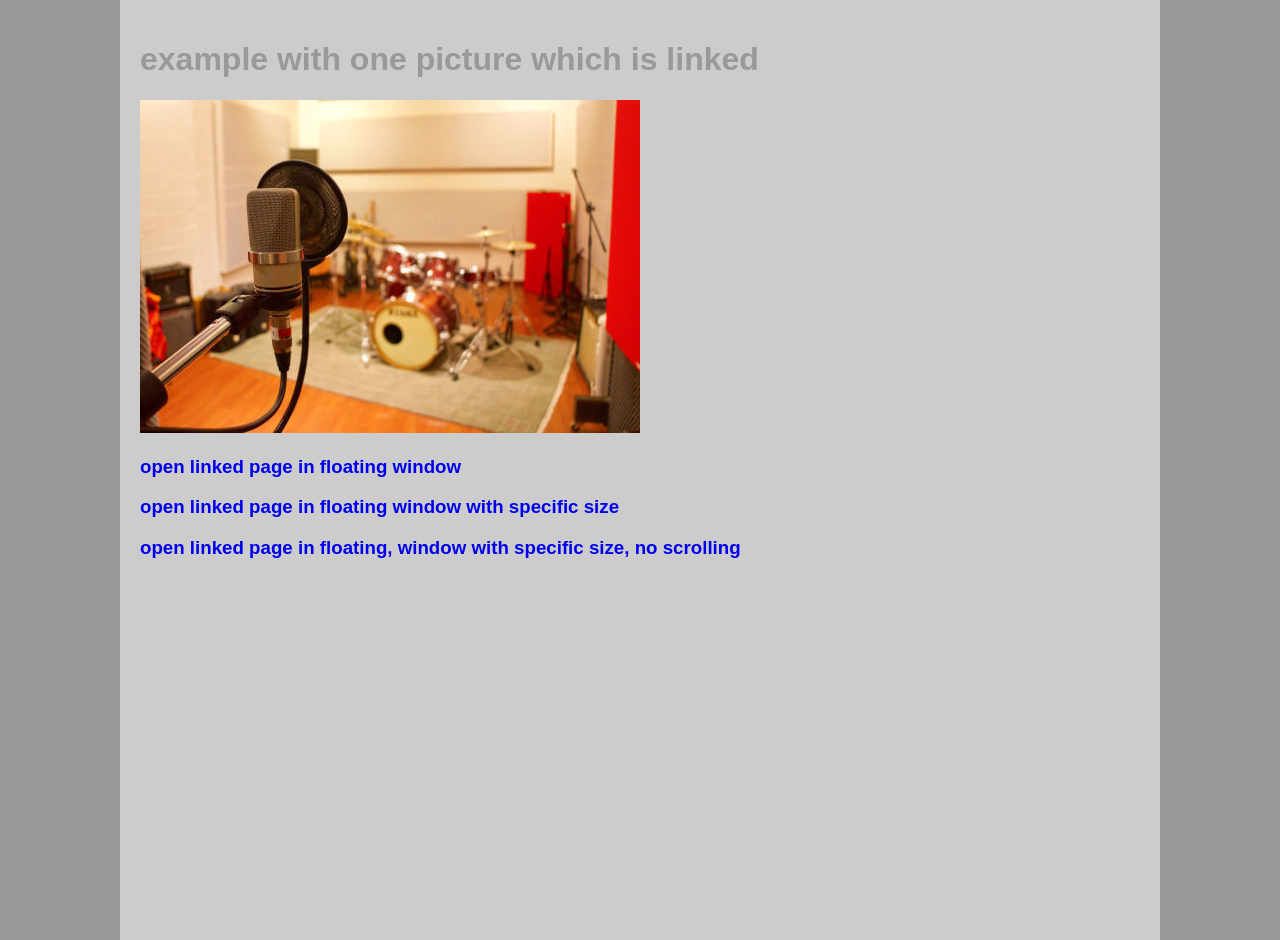
<file: vendors/jquery.NSB-Box/Example-one-Picture.html>
<!DOCTYPE html>
<html lang="de">
<head>
	<meta charset="utf-8" />
	<title>only one picture</title>
	<!-- css only for the page layout -->
	<style>
		html{
			margin: 0;
			padding: 0;
			background-color: #999;
			height: 100%;
			font-family: Arial;
			color: #999;
		}
		body{
			padding: 20px;
			margin: 0 auto 0 auto;
			width: 1000px;
			background-color: #ccc;
			height: 100%;
		}
		a{text-decoration: none;}
		@media(max-width: 1000px){
			body{
				width: 90%;
				padding: 5%;
			}
		}
		@media(max-width: 500px){
			img{
				width: 90%;
			}
		}
	</style>
	<meta name="viewport" content="width=device-width, initial-scale=1.0">

	<!-- css for NSB Box -->
	<link href="NSB_Box.css" rel="stylesheet" type="text/css" />
	
	<!-- jquery and NSB_Box.js Javascript for NSB Box -->
	<script src="https://ajax.googleapis.com/ajax/libs/jquery/3.3.1/jquery.min.js"></script>
	<script src="NSB_Box.js"></script>

</head>
<body>
<h1>example with one picture which is linked</h1>
<a class="nsbbox" title="Tonstudio" href="images/Studio1B.jpg">
	<img class="right" title="Tonstudio" src="images/Studio1S.jpg" alt="Tonstudio">
</a>
<h3>
	<a class="nsbbox" title="iFrame max width" href="linkedPage.html">
		open linked page in floating window
	</a>
</h3>
<h3>
	<a class="nsbbox" title="iFrame 500px X 400px" href="linkedPage.html" data-width="500" data-height="400">
		open linked page in floating window with specific size
	</a>
</h3>
<h3>
	<a class="nsbbox" title="iFrame 500px X 400px" href="linkedPage.html" data-width="500" data-height="400" data-scrolling="no">
		open linked page in floating, window with specific size, no scrolling
	</a>
</h3>
</body>
</html>
</file>
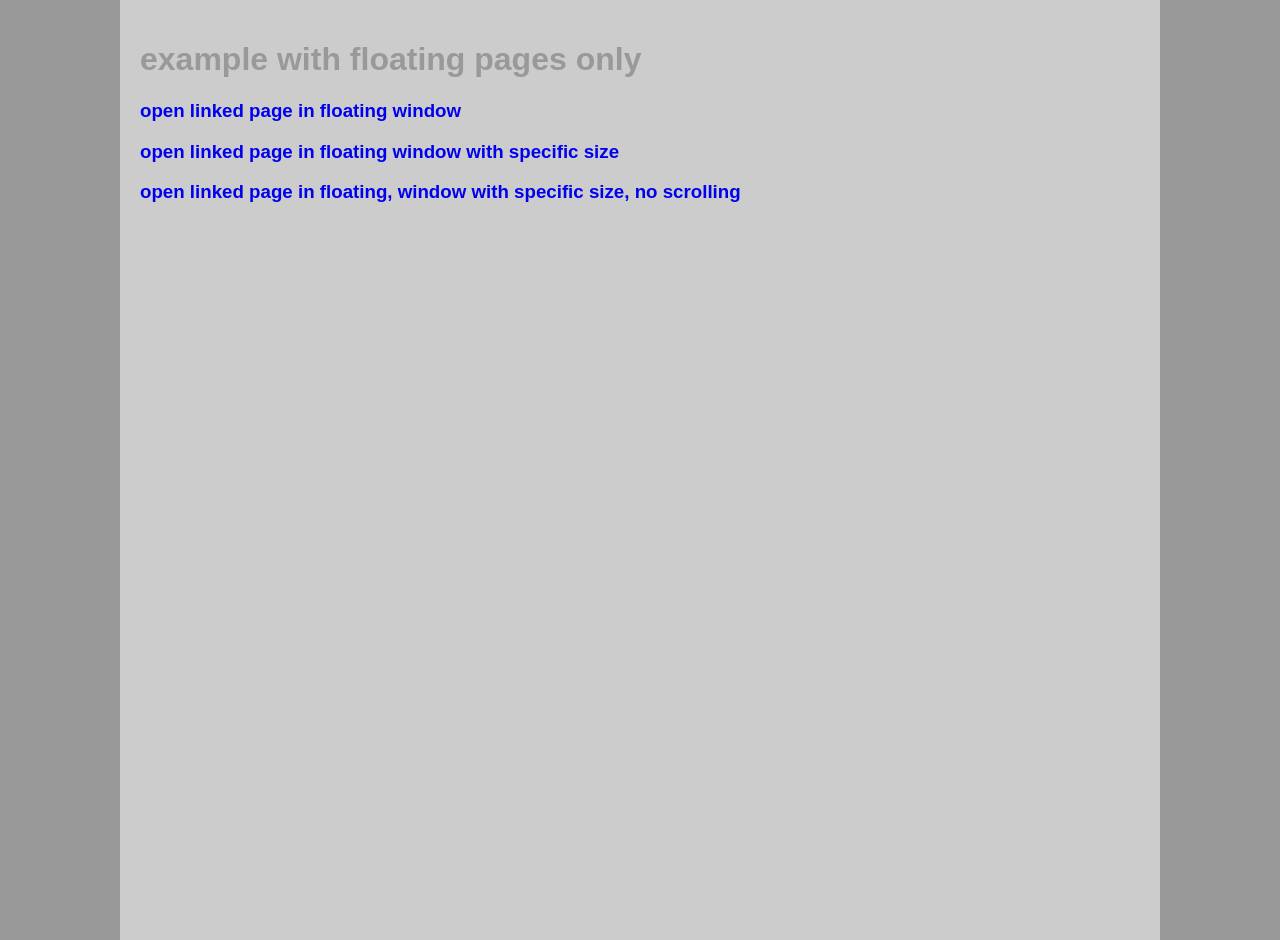
<file: vendors/jquery.NSB-Box/Example-Page-floating.html>
<!DOCTYPE html>
<html lang="de">
<head>
	<meta charset="utf-8" />
	<title>only one picture</title>
	<!-- css only for the page layout -->
	<style>
		html{
			margin: 0;
			padding: 0;
			background-color: #999;
			height: 100%;
			font-family: Arial;
			color: #999;
		}
		body{
			padding: 20px;
			margin: 0 auto 0 auto;
			width: 1000px;
			background-color: #ccc;
			height: 100%;
		}
		a{text-decoration: none;}
		@media(max-width: 1000px){
			body{
				width: 90%;
				padding: 5%;
			}
		}
		@media(max-width: 500px){
			img{
				width: 90%;
			}
		}
	</style>
	<meta name="viewport" content="width=device-width, initial-scale=1.0">

	<!-- css for NSB Box -->
	<link href="NSB_Box.css" rel="stylesheet" type="text/css" />
	
	<!-- jquery and NSB_Box.js Javascript for NSB Box -->
	<script src="https://ajax.googleapis.com/ajax/libs/jquery/3.3.1/jquery.min.js"></script>
	<script src="NSB_Box.js"></script>

</head>
<body>
<h1>example with floating pages only</h1>
<h3>
	<a class="nsbbox" title="iFrame max width" href="linkedPage.html">
		open linked page in floating window
	</a>
</h3>
<h3>
	<a class="nsbbox" title="iFrame 500px X 400px" href="linkedPage.html" data-width="500" data-height="400">
		open linked page in floating window with specific size
	</a>
</h3>
<h3>
	<a class="nsbbox" title="iFrame 500px X 400px" href="linkedPage.html" data-width="500" data-height="400" data-scrolling="no">
		open linked page in floating, window with specific size, no scrolling
	</a>
</h3>
</body>
</html>
</file>
<file: css/mi-cuenta.css>
body {
    margin: 0;
    padding: 0;
    box-sizing: border-box;
    font-family: "Geist Mono", monospace;
    font-optical-sizing: auto;
    font-weight: 100;
    font-style: normal;
  }

:root {
    --primary-color: #003eb1;
    --secondary-color: #ffffff;
    --background-color: #ebebeb;
    --button-color: #1d54b9;
    --text-color: #000000;
  }


  
  /* Login container styles */
  .login-container {
    align-items: center;
    justify-content: center;
    max-width: 400px;
    margin: 50px auto;
    padding: 20px;
    box-shadow: 0px 0px 10px rgba(0, 0, 0, 0.1);
    border-radius: 10px;
    background-color: #ffffff;
  }
  
  .login-container .form-control {
    border-radius: 5px;
  }
  
  .login-container .btn-primary {
    width: 100%;
    border-radius: 5px;
  }
  
  .login-container img {
    max-width: 380px;
  }
  
  #btn-ingresar {
    margin-top: 10px;
  }



/* Texto de información de usuario */
.user-info h4 {
    font-size: 1.8rem;
    font-weight: 600;
    color: #333;
    letter-spacing: 0.5px;
    margin-bottom: 10px;
}

.user-info p {
    font-size: 1.20rem;
    color: #555;
    margin: 5px 0;
    line-height: 1.5;
}

/* Estilos para la barra de progreso personalizada */
.progress {
    height: 30px; /* Aumenta la altura de la barra */
    background-color: #f3f3f3; /* Color de fondo de la barra */
    border-radius: 15px; /* Bordes redondeados */
    overflow: hidden; /* Esconde los elementos que sobresalen */
    box-shadow: inset 0 1px 3px rgba(0, 0, 0, 0.2); /* Añade una sombra interna */
}

.progress-bar {
    background: linear-gradient(90deg, #003eb1, #15b9f5); /* Gradiente de color para la barra */
    height: 30px;
    transition: width 0.5s ease; /* Animación de la barra */
    border-radius: 15px 0 0 15px; /* Bordes redondeados solo en el lado izquierdo */
    height: 100%; /* Asegura que la altura sea completa dentro del contenedor */
    display: flex;
    overflow: hidden;
    align-items: center;
    justify-content: center;
    font-weight: bold;
    color: #fff; /* Color del texto en la barra */
}

/* Contenedor de perfil con fondo claro */
.background-light {
    background-color: #f9f9f9;
    padding: 20px;
    border-radius: 8px;
    box-shadow: 0 4px 8px rgba(1, 0, 0, 0.1); /* Añade sombra para destacar */
}

.fixed-size-container {
    min-width: 45%; /* Ajusta el ancho mínimo deseado */
    height: 450px; /* Ajusta la altura automática */
    background-color: #f9f9f9; /* Fondo claro */
    padding: 20px;
    border-radius: 8px;
    box-shadow: 0 4px 8px rgba(0, 0, 0, 0.1); /* Sombra para destacar */
}

/* Tarjetas de recompensas */
.card {
    width: 180px; /* Define un ancho fijo para todas las tarjetas */
    height: 230px;
    padding: 1rem;
    border: 2px solid #0f0e0e;
    border-radius: 10px;
    margin-top: 1rem;
    background-color: var(--secondary-color);
    text-align: center; /* Centrar el contenido de las tarjetas */
    display: flex;
    flex-direction: column;
    justify-content: space-between;
    box-shadow: 0 4px 8px rgba(0, 0, 0, 0.1); /* Añade sombra */
    transition: transform 0.2s, box-shadow 0.2s; /* Transiciones para efectos */
}

.reward-cards .col-4 {
    min-width: 100px; /* Ajuste de tamaño mínimo para uniformar las tarjetas */
}

/* Ajustes de las tarjetas en tamaños normales */
.reward-cards .card {
    width: 180px; /* Ancho fijo para pantallas grandes */
    max-width: 180px;
}

/* Ajustes responsivos para pantallas pequeñas */
@media (max-width: 767.98px) {
    .points-section {
        padding: 15px; /* Reduce el padding en dispositivos móviles */
        margin-bottom: 40px; /* Asegura espacio extra en la parte inferior */
    }

    .background-light {
        padding: 20px; /* Asegura un padding adecuado en dispositivos móviles */
        height: auto; /* Permite que el contenedor crezca según el contenido */
    }

    .fixed-size-container {
        min-height: auto; /* Permite que el contenedor crezca o disminuya según el contenido */
        height: auto; /* Elimina cualquier restricción de altura fija */
    }

    .reward-cards {
        flex-direction: column; /* Apila las tarjetas verticalmente */
        align-items: center; /* Centra las tarjetas */
        gap: 20px; /* Espaciado vertical entre tarjetas */
    }

    .reward-cards .card {
        width: 100%; /* Las tarjetas ocupan el ancho completo en pantallas pequeñas */
        max-width: none; /* Sin límite de ancho en pantallas móviles */
        margin-bottom: 20px; /* Espacio adicional entre las tarjetas */
    }

    .progress {
        width: 80%; /* Ajuste de ancho de la barra de progreso en pantallas pequeñas */
        margin: auto; /* Centra la barra de progreso */
    }
}

/* Ajustes responsivos para pantallas medianas */
@media (max-width: 1300px) {
    .points-section {
        padding: 15px; /* Reduce el padding en dispositivos móviles */
        margin-bottom: 40px; /* Asegura espacio extra en la parte inferior */
    }

    .background-light {
        padding: 20px; /* Asegura un padding adecuado en dispositivos móviles */
        height: auto; /* Permite que el contenedor crezca según el contenido */
    }

    .fixed-size-container {
        min-height: auto; /* Permite que el contenedor crezca o disminuya según el contenido */
        height: auto; /* Elimina cualquier restricción de altura fija */
    }

    .reward-cards {
        flex-direction: column; /* Apila las tarjetas verticalmente */
        align-items: center; /* Centra las tarjetas */
        gap: 20px; /* Espaciado vertical entre tarjetas */
    }

    .reward-cards .card {
        width: 100%; /* Las tarjetas ocupan el ancho completo en pantallas pequeñas */
        max-width: none; /* Sin límite de ancho en pantallas móviles */
        margin-bottom: 20px; /* Espacio adicional entre las tarjetas */
    }

    .progress {
        width: 80%; /* Ajuste de ancho de la barra de progreso en pantallas pequeñas */
        margin: auto; /* Centra la barra de progreso */
    }
}


/* Imágenes en tarjetas */
.card img {
    display: block;
    margin: 0 auto 15px auto;
}

/* Botones uniformes */


.btn:hover {
    background-color: #3b73d7; /* Ajuste de hover para un tono más claro */
}

/* Tamaño uniforme de botones para perfil */
.profile-buttons {
    display: flex;
    justify-content: center;
    gap: 1rem; /* Espacio entre los botones */
}

/* Imagen de perfil */
.profile-img {
    width: 140px; /* Ajusta el tamaño según tus preferencias */
    height: 160px;
    object-fit: cover;
    border: 2px solid #ddd;
    padding: 5px;
}
.profile-buttons .btn {
    max-width: 200px;
    font-weight: 500;
    background-color: var(--button-color);
    color: #fff;
    transition: background-color 0.3s ease;
    border-radius: 8px;
    padding: 10px;
    font-family: "Geist Mono", monospace;
}

.profile-buttons .btn:hover {
    background-color: #3b73d7; /* Efecto hover en naranja */
}

/* Progreso */
.progress-bar {
    background-color: var(--secondary-color);
}

/* Sección ¿Cómo obtener puntos? */
.obtener-puntos-section {
    background-color: var(--secondary-color);
    color: var(--text-color);
    position: relative;
    padding: 3rem 0;
}

.obtener-puntos-contenedor {
    display: flex;
    flex-wrap: wrap; /* Permite que los elementos se adapten en pantallas pequeñas */
    gap: 20px; /* Espaciado entre los elementos */
    align-items: center; /* Centra verticalmente la imagen y el texto */
    max-width: 900px;
    margin: auto;
    background-color: #ffffff;
    padding: 2rem;
    border-radius: 8px;
    box-shadow: 0px 4px 12px rgba(0, 0, 0, 0.1);
}

.image-container {
    flex: 1 1 300px; /* Imagen ocupa espacio proporcional y tiene un ancho mínimo */
    max-width: 300px;
    height: auto; /* Ajuste dinámico de la altura */
    display: flex;
    justify-content: center;
    align-items: center;
}

.image-container img {
    max-width: 100%;
    height: auto;
    border-radius: 8px;
}

.texto-seccion {
    flex: 2 1 500px; /* Texto ocupa el doble de espacio que la imagen */
    text-align: justify; /* Justifica el texto */
    color: #333333;
    line-height: 1.6;
}

.texto-seccion h5 {
    font-size: 1.5rem; /* Tamaño de subtítulos */
    font-weight: bold;
    color: #003eb1;
    margin-top: 1.5rem;
}

.texto-seccion p {
    font-size: 1.1rem;
    margin-bottom: 1rem;
}

/* Ajustes responsivos */
@media (max-width: 767.98px) {
    .obtener-puntos-contenedor {
        flex-direction: column; /* Apila la imagen y el texto */
        text-align: center; /* Centra el contenido */
    }

    .image-container {
        max-width: 100%; /* Imagen ocupa el ancho completo */
    }

    .texto-seccion {
        padding: 10px; /* Reduce el padding en pantallas pequeñas */
    }
}

@media (min-width: 768px) and (max-width: 1024px) {
    .obtener-puntos-contenedor {
        flex-wrap: wrap; /* Permite reorganización */
        gap: 15px;
    }

    .image-container {
        flex: 1 1 40%; /* Imagen ocupa menos espacio */
    }

    .texto-seccion {
        flex: 2 1 60%; /* Texto ocupa más espacio */
    }
}
</file>
<file: css/home-styles.css>
/* Estilos generales para el cuerpo de la página */
body {
  margin: 0;
  padding: 0;
  box-sizing: border-box;
  font-family: "Geist Mono", monospace;
  font-optical-sizing: auto;
  font-weight: 100;
  font-style: normal;
}

/* Estilos del Navbar */
nav ul {
  list-style-type: none;
  display: flex;
  gap: 15px;
}

nav a {
  color: white;
  text-decoration: none;
}

.nav-link {
  font-weight: bold;
}

.navbar .btn-outline-primary {
  border-color: #007bff;
  color: #007bff;
}

.navbar .btn-outline-primary:hover {
  background-color: #007bff;
  color: #fff;
}

h1 {
  display: none;
}

/* Controles del usuario (Login, Carrito) */
.user-controls {
  display: flex;
  gap: 10px;
}

button {
  background-color: #555;
  color: white;
  border: none;
  padding: 5px 10px;
  cursor: pointer;
}

/* Estilos del contenido principal */
main {
  padding: 20px;
  text-align: center;
}

.intro {
  margin-bottom: 5px;
}

/* Estilos de la sección del mapa */
.map-section {
  margin-bottom: 40px;
  margin-top: 40px;
}

#map {
  width: 100%;
  height: 80%;
  background-color: #ddd;
}

/* Footer styles */
.footer-section {
  background-color: #ebebeb; /* Fondo claro */
  color: #fff; /* Color de texto blanco */
  padding: 20px 0;
}

.footer-logo {
  max-width: 200px;
  margin: 0 auto;
}

.footer-section p {
  margin: 5px 0;
  color: black;
}

.footer-section a {
  color: #007bff; /* Color dorado para enlaces */
  text-decoration: none;
}

.footer-section a:hover {
  text-decoration: underline;
}

.bi-facebook {
  font-size: 1.5rem;
  color: #007bff; /* Color dorado */
}

.bi-twitter {
  font-size: 1.5rem;
  color: #007bff; /* Color dorado */
}

/* Estilos para las secciones de hamburguesas */
.our-burgers {
  width: 100%;
  overflow: hidden;
}

/* Contenedor de cada sección de hamburguesas */
.burger-section {
  display: flex;
  align-items: center;
  justify-content: center;
  height: 100vh; /* Ocupa la altura completa de la ventana */
  position: relative;
  overflow: hidden;
}

/* Efectos para las secciones activas */
.burger-section.active .burger-text.derecha {
  opacity: 1;
  transform: translateX(10vw); /* Se mueve del centro hacia la derecha */
}

.burger-section.active .burger-text.izquierda {
  opacity: 1;
  transform: translateX(-10vw); /* Se mueve del centro hacia la izquierda */
}

.burger-text {
  position: absolute;
  left: 10vw;
  right: 10vw;
  opacity: 0; /* Comienza con opacidad 0 */
  transition: opacity 0.8s ease-out, transform 0.8s ease-out;
  z-index: 2;
  color: white;
  text-align: center;
  background-color: rgba(0, 0, 0, 0.8);
  border-radius: 1em;
  margin: 2%;
  max-width: 80%;
  padding: 1% 3%; 
  text-align: center;
  word-wrap: break-word;  
}

.burger-text h2 {
  font-size: 2rem;
}

.burger-text p {
  font-size: 1rem;
}

/* Estilos del texto principal */
.principal-text h2 {
  color: white;
  text-align: center;
  padding: 1vw;
  border-radius: 0.5em;
  margin: 2%;
  font-size: 6vw;
  text-shadow:  0.2em 0.2em 0.5em rgba(0, 0, 0, 0.5);
  max-width: 90%;
  word-wrap: break-word;  
}

.principal-text p {
  color: white;
  text-align: center;
  border-radius: 0.5em;
  margin: 2%;
  font-size: 3vw;
  text-shadow:  0.2em 0.2em 0.5em rgba(0, 0, 0, 0.5);
  font-weight: bolder;
  max-width: 90%;
  word-wrap: break-word;  
}

/* Estilos de las imágenes de las hamburguesas */
.burger-image {
  position: absolute;
  width: 60%;
  height: 80%;
  background-position: center;
  background-size: cover;
  z-index: 1;
}

.burger-image img {
  width: 60%;
  height: 80%;
  object-fit: cover;
  transition: transform 0.8s ease-out;
  border: 5px solid white;
}

.burger-section.active .burger-image img {
  transform: scale(1.05); /* Zoom suave en la imagen al hacer scroll */
  opacity: 1;
}

/* Estilos de fondo de las secciones */
.principal {
  background: url(../imgs/principal.png) no-repeat fixed;
  background-size: cover;
  margin-bottom: 5px;
}

.intro {
  background: url(../imgs/restaurant_2.jpg) no-repeat fixed;
  background-size: cover;
}

.nudo {
  background: url(../imgs/restaurant.jpg) no-repeat fixed;
  background-size: cover;
}
</file>
<file: css/pedidos.css>
:root {
  --blue: #007bff;
  --light-yellow: #F1EAD0;
  --background-color: #ebebeb;
}

/* Estilos generales */
body {
  margin: 0;
  padding: 0;
  box-sizing: border-box;
  font-family: "Geist Mono", monospace;
  font-optical-sizing: auto;
  font-weight: 100;
  font-style: normal;
}

/* Navbar */
nav ul {
  list-style-type: none;
  display: flex;
  gap: 15px;
}

nav a {
  color: white;
  text-decoration: none;
}

.nav-link {
  font-weight: bold;
}

.navbar .btn-outline-primary {
  border-color: var(--blue);
  color: var(--blue);
}

.navbar .btn-outline-primary:hover {
  background-color: var(--blue);
  color: #fff;
}

/* Controles del usuario */
.user-controls {
  display: flex;
  gap: 10px;
}

button {
  background-color: #555;
  color: white;
  border: none;
  padding: 5px 10px;
  cursor: pointer;
}

/* Contenido principal */
main {
  padding: 50px;
  text-align: center;
}

/* Pedido en curso */
.current-order {
  background-color: white;
  padding: 2rem 1.5rem;
  color: var(--blue);
  border-radius: 16px;
  margin-bottom: 2rem;
  border: 2px solid var(--blue);
  box-shadow: 0 4px 10px rgba(0, 0, 0, 0.1);
  display: flex;
  flex-direction: column;
  transition: all 0.3s ease-in-out;
}

.current-order:hover {
  transform: translateY(-5px);
  box-shadow: 0 8px 15px rgba(0, 0, 0, 0.2);
}

.current-order h2 {
  background-color: var(--blue);
  color: white;
  border-radius: 12px;
  padding: 1.2rem;
  margin: 0;
  text-align: center;
  font-size: 1.8rem;
  letter-spacing: 1px;
  box-shadow: 0 2px 4px rgba(0, 0, 0, 0.1);
}

.current-order .order-status {
  margin-top: 1rem;
  padding: 1rem;
  background-color: var(--light-yellow);
  border-radius: 8px;
  color: var(--blue);
  font-weight: bold;
  font-size: 1.1rem;
}

.current-order .time {
  display: flex;
  align-items: center;
  color: #333;
  margin-top: 1rem;
  font-size: 1.1rem;
}

.current-order .time .icon {
  margin-right: 0.75rem;
  font-size: 1.5rem;
}

/* Historial de pedidos */
.order-history h2 {
  color: var(--blue);
  margin-bottom: 2rem;
  font-size: 2rem;
  text-align: center;
  font-weight: bold;
}

.order-card {
  background-color: white;
  padding: 1.5rem;
  margin-bottom: 1.5rem;
  border: 2px solid #ddd;
  border-radius: 10px;
  display: flex;
  flex-direction: column;
  transition: all 0.3s ease-in-out;
  box-shadow: 0 4px 8px rgba(0, 0, 0, 0.1);
}

.order-card:hover {
  transform: translateY(-5px);
  box-shadow: 0 6px 15px rgba(0, 0, 0, 0.15);
}

.order-card p {
  margin-bottom: 0.8rem;
  font-size: 1.1rem;
  color: var(--blue);
  font-weight: 500;
}

.order-card .actions {
  display: flex;
  gap: 0.8rem;
  margin-top: 1rem;
}

textarea {
  width: 100%;
  padding: 10px;
  margin-bottom: 10px;
  border: 1px solid #ccc;
}

/* Pasos del pedido */
.order-steps {
  display: flex;
  justify-content: space-between;
  margin-top: 1rem;
  padding: 1rem 0;
  background-color: #F9F9F9;
  border-radius: 8px;
  border: 1px solid #ddd;
}

.step {
  display: flex;
  align-items: center;
  flex-direction: column;
  flex: 1;
  text-align: center;
  position: relative;
  padding: 10px;
}

.step:not(:last-child)::after {
  content: '';
  width: 100%;
  height: 4px;
  background: #ddd;
  position: absolute;
  top: 50%;
  right: -50%;
  z-index: -1;
}

.step.completed .icon,
.step.completed span {
  color: green;
  font-weight: bold;
}

/* Footer */
footer .footer-logo {
  max-width: 100px;
}

footer p {
  font-size: 0.9rem;
}

/* Imágenes */
img {
  max-width: 100%;
  height: auto;
}

/* Estilos responsivos */
@media (max-width: 768px) {
  header .navbar-brand img {
    max-width: 50%;
  }

  .navbar-nav {
    flex-direction: column;
    align-items: center;
    gap: 10px;
  }

  .current-order, .order-history {
    padding: 1rem;
  }

  .current-order h2, .order-history h2 {
    font-size: 1.5rem;
  }

  .order-steps {
    flex-direction: column;
    gap: 10px;
  }

  .step:not(:last-child)::after {
    display: none;
  }

  footer .row {
    flex-direction: column;
    text-align: center;
  }

  footer .col-md-4 {
    margin-bottom: 20px;
  }
}

@media (max-width: 576px) {
  body {
    padding: 0 10px;
    font-size: 14px;
  }

  .current-order h2, .order-history h2 {
    font-size: 1.2rem;
  }

  p {
    font-size: 0.9rem;
  }

  button, .btn {
    padding: 5px 10px;
    font-size: 0.8rem;
  }
}
</file>
<file: css/promociones.css>
/* Colores base */
body {
  background-color: white;
  font-family: Arial, sans-serif;
}

h2,
h3 {
  color: #007bff;
}

/* Estilos para los combos */
.card {
  border: none;
  box-shadow: 0 4px 8px rgba(0, 0, 0, 0.1);
  margin-bottom: 1rem;
}

.card-body {
  background-color: #007bff;
  color: white;
  border-radius: 8px;
}

.card-body p {
  font-weight: bold;
}

/* Sección de Descuentos */
section {
  background-color: #007bff;
  color: white;
  padding: 2rem;
  border-radius: 8px;
  margin-top: 2rem;
}

section h2 {
  font-size: 2rem;
  font-weight: bold;
  color: white;
}

section .d-flex img {
  width: 40px;
  height: 40px;
}

section .d-flex h5 {
  font-weight: bold;
  color: white;
}

section .d-flex p {
  color: white;
}

/* Sección "Cómo obtener puntos" */
.points-section {
  background-color: #007bff;
  color: white;
  padding: 2rem;
  margin-top: 2rem;
  text-align: center;
}

.points-section h2 {
  color: white;
}

.points-section p {
  margin-top: 0.5rem;
  color: white;
}

#descuentos img {
  color: white;
}
/* Información del perfil */
.profile-info {
  background-color: white;
  padding: 1rem;
  border-radius: 8px;
  box-shadow: 0 4px 8px rgba(0, 0, 0, 0.1);
  text-align: center;
  margin-top: 2rem;
}

.profile-info h4 {
  color: #007bff;
}

.profile-info p {
  color: #666;
}
</file>
<file: css/regristro-styles.css>
/* Colores y fuentes principales */
:root {
  --primary-color: #ffffff; /* Fondo principal de los formularios */
  --button-color: #007bff; /* Color de los botones */
  --button-hover-color: #007bff; /* Color de hover en los botones */
  --text-color: #333; /* Color de texto principal */
  --footer-bg-color: #ebebeb; /* Fondo claro para el footer */
  --footer-text-color: #000; /* Color de texto en el footer */
  --footer-link-color: #007bff; /* Color de los enlaces en el footer */
}

/* Contenedor principal de los formularios (login y registro) */
.form-container {
  display: flex;
  flex-direction: column;
  align-items: center;
  justify-content: center;
  max-width: 500px;

  margin: 50px auto;
  padding: 20px;
  background-color: var(--primary-color);
  box-shadow: 0px 0px 10px rgba(0, 0, 0, 0.1);
  border-radius: 10px;
}

/* Campos de entrada en el formulario */
.form-container .form-group {
  max-width: 397px;
  border-radius: 5px;
  margin-bottom: 15px; /* Espacio entre campos */
}

/* Botón principal en el formulario */
.form-container .btn-primary {
  width: 100%;
  max-width: 100%;
  background-color: var(--button-color);
  border: none;
  border-radius: 5px;
  color: #fff;
  margin-top: 20px; /* Añade el margen superior para separar el botón */
  padding: 10px;
  font-size: 16px;
}

.form-container .btn-primary:hover {
  background-color: var(--button-hover-color);
}

/* Imagen en el formulario */
.form-container img {
  max-width: 250px;
  margin-bottom: 20px;
  border-radius: 5px;
}

/* Link debajo del formulario */
.form-container .text-center a {
  color: var(--button-color);
  text-decoration: none;
}

.form-container .text-center a:hover {
  text-decoration: underline;
}

/* Responsive Design */
@media (max-width: 576px) {
  .form-container {
    max-width: 100%;
    padding: 15px;
  }
}
</file>
<file: vendors/jquery.floating-wpp/floating-wpp.min.css>
.floating-wpp{position:fixed;bottom:15px;left:15px;font-size:14px;transition:bottom .2s}.floating-wpp .floating-wpp-button{position:relative;border-radius:50%;box-shadow:1px 1px 4px rgba(60,60,60,.4);transition:box-shadow .2s;cursor:pointer;overflow:hidden}.floating-wpp .floating-wpp-button img,.floating-wpp .floating-wpp-button svg{position:absolute;width:100%;height:auto;object-fit:cover;top:50%;left:50%;transform:translate3d(-50%,-50%,0);border-radius:50%}.floating-wpp:hover{bottom:17px}.floating-wpp:hover .floating-wpp-button{box-shadow:1px 2px 8px rgba(60,60,60,.4)}.floating-wpp .floating-wpp-popup{border-radius:6px;background-color:#E5DDD5;position:absolute;overflow:hidden;padding:0;box-shadow:1px 2px 8px rgba(60,60,60,.25);width:0;height:0;bottom:0;opacity:0;transition:bottom .1s ease-out,opacity .2s ease-out;transform-origin:bottom}.floating-wpp .floating-wpp-popup.active{padding:0 12px 12px;width:260px;height:auto;bottom:82px;opacity:1}.floating-wpp .floating-wpp-popup .floating-wpp-message{background-color:#fff;padding:8px;border-radius:0 5px 5px;box-shadow:1px 1px 1px rgba(0,0,0,.15);opacity:0;transition:opacity .2s}.floating-wpp .floating-wpp-popup.active .floating-wpp-message{opacity:1;transition-delay:.2s}.floating-wpp .floating-wpp-popup .floating-wpp-head{text-align:right;color:#fff;margin:0 -15px 10px;padding:6px 12px;display:flex;justify-content:space-between;cursor:pointer}.floating-wpp .floating-wpp-input-message{background-color:#fff;margin:10px -15px -15px;padding:0 15px;display:flex;align-items:center}.floating-wpp .floating-wpp-input-message textarea{border:1px solid #ccc;border-radius:4px;box-shadow:none;padding:8px;margin:10px 0;width:100%;max-width:100%;font-family:inherit;font-size:inherit;resize:none}.floating-wpp .floating-wpp-btn-send{margin-left:12px;font-size:0;cursor:pointer}
</file>
